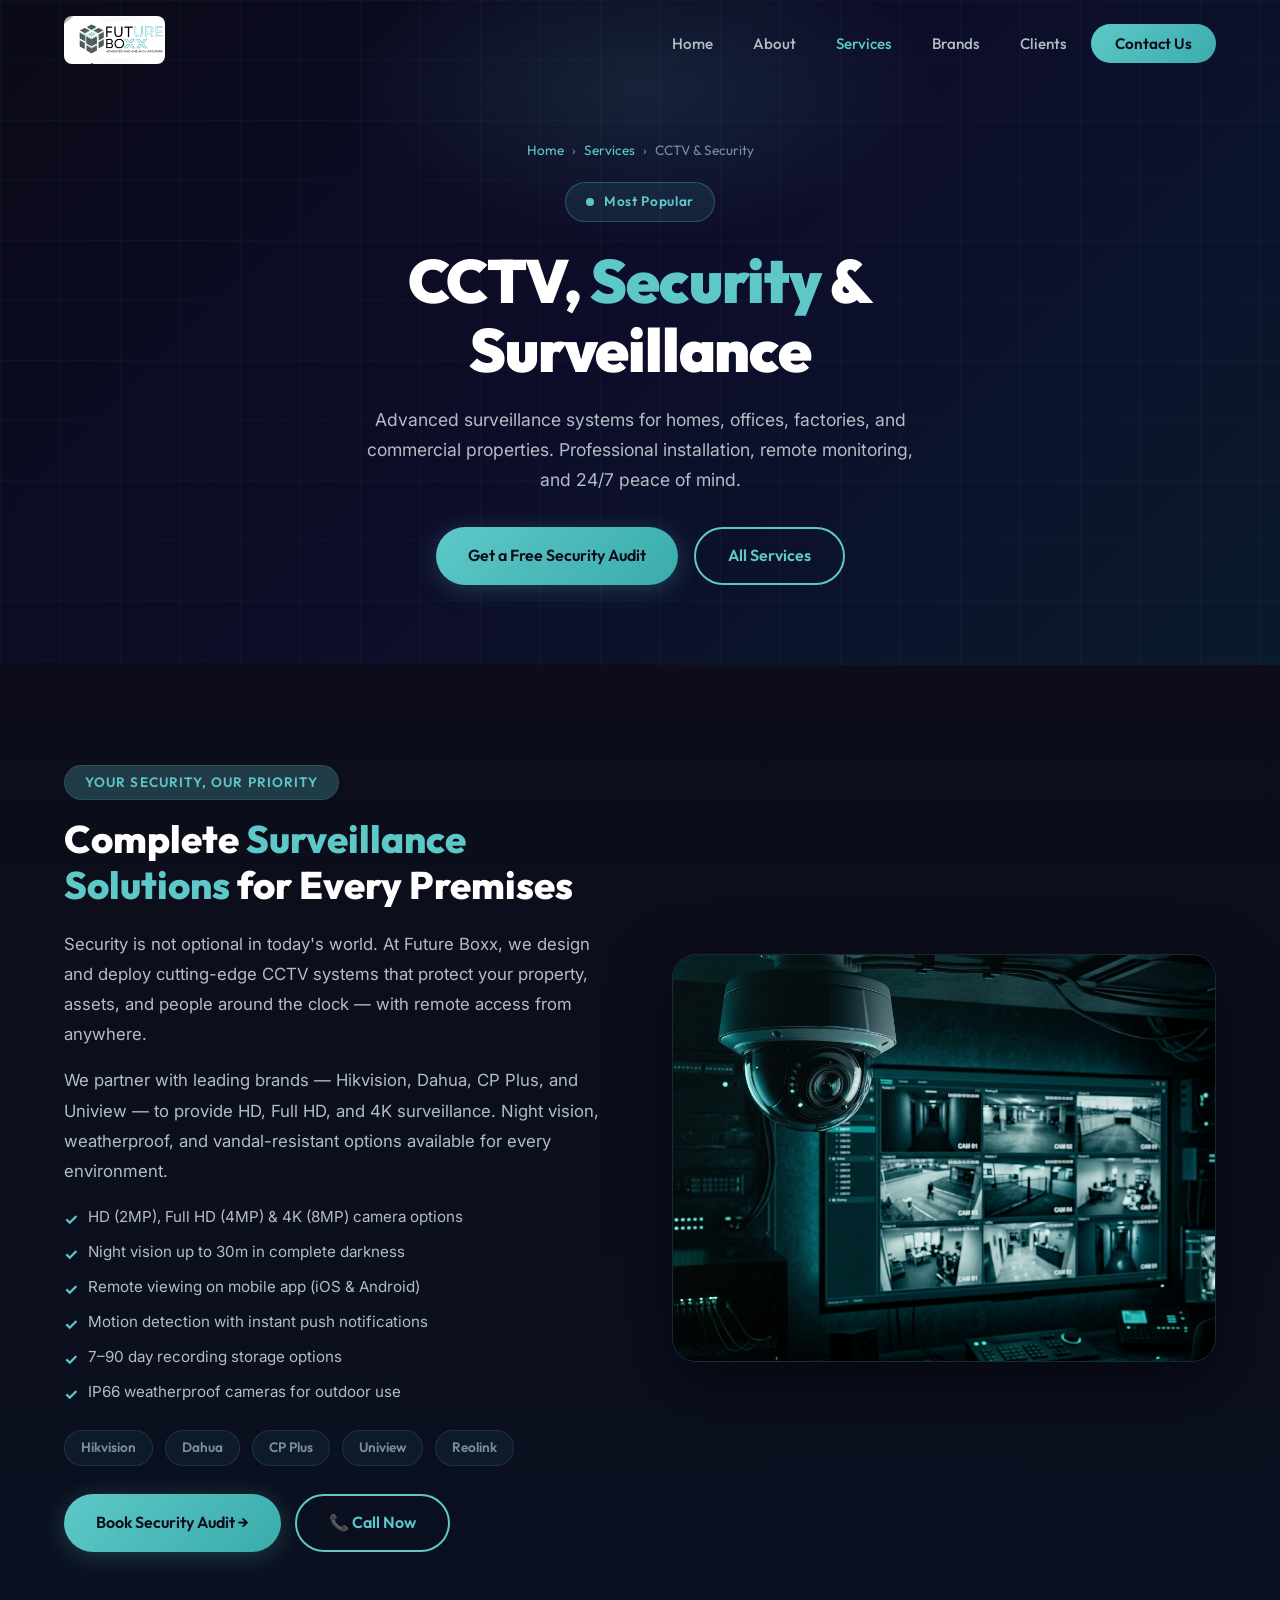
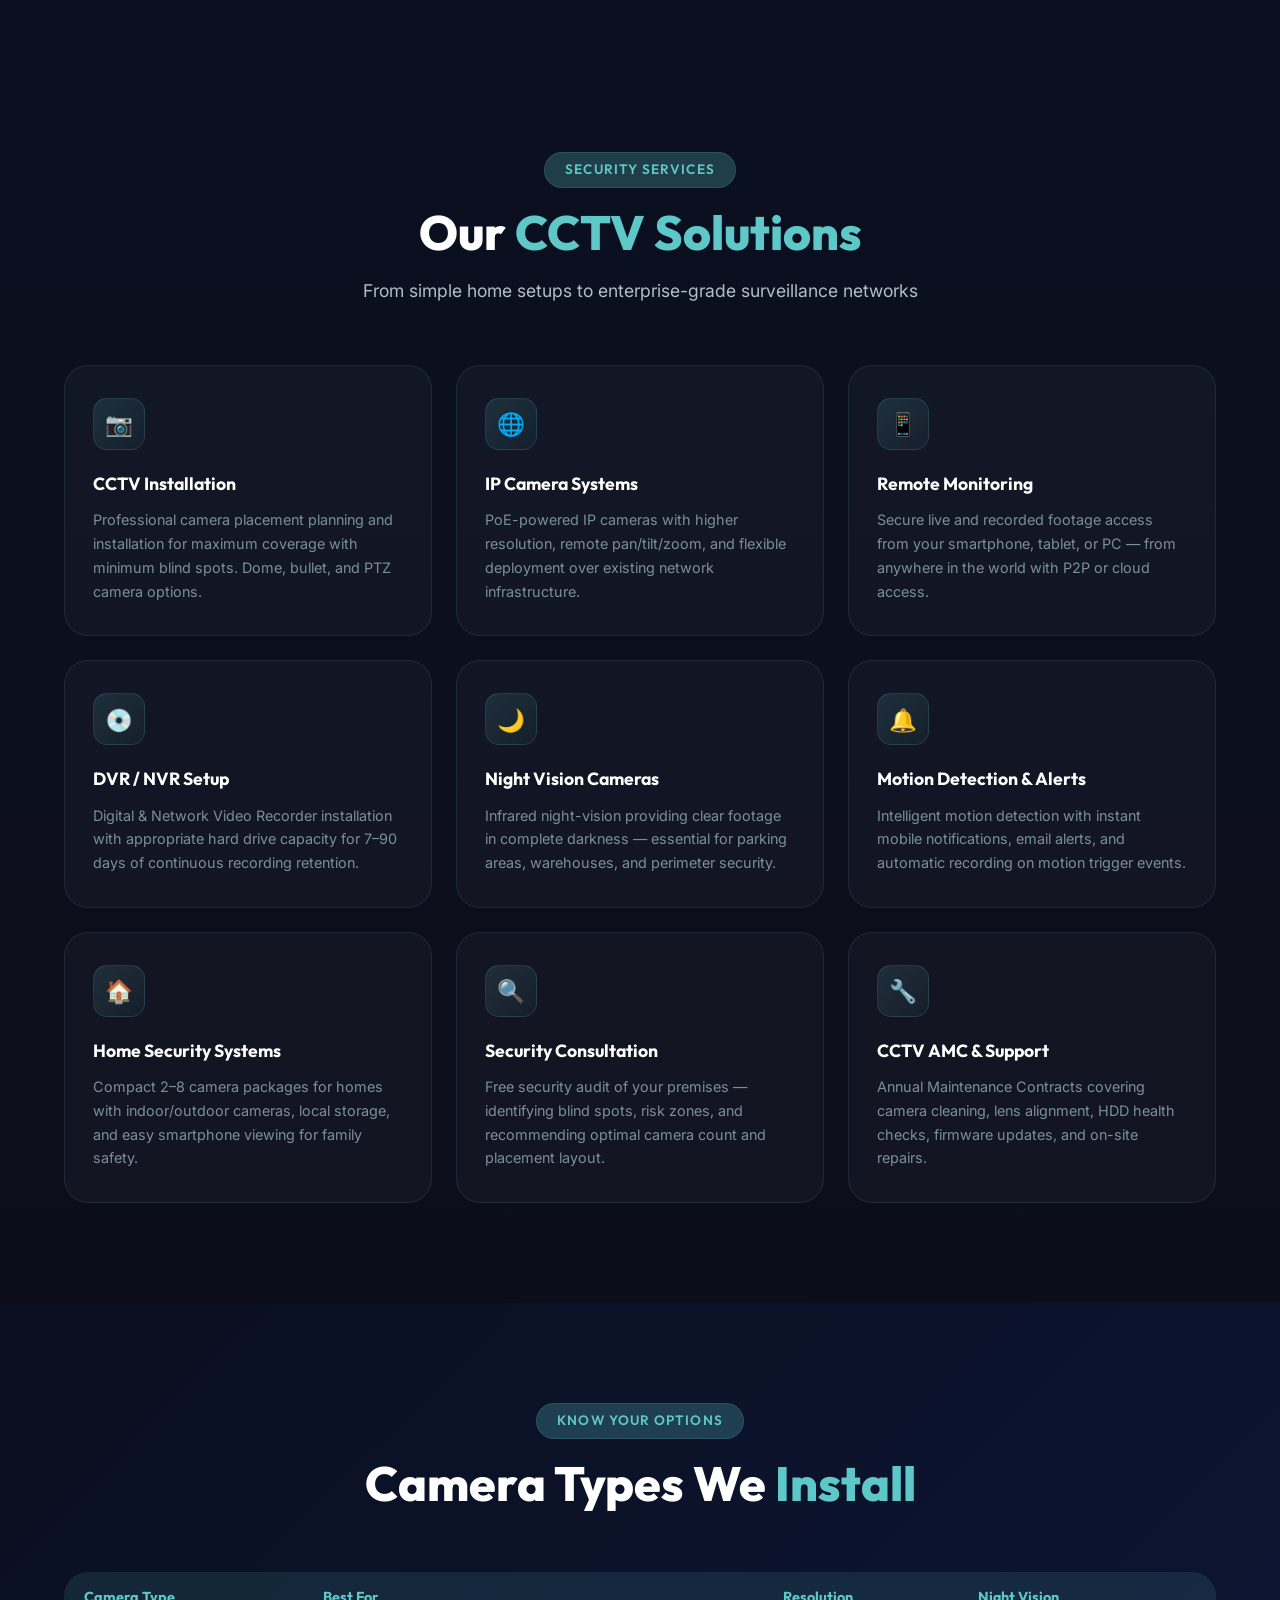
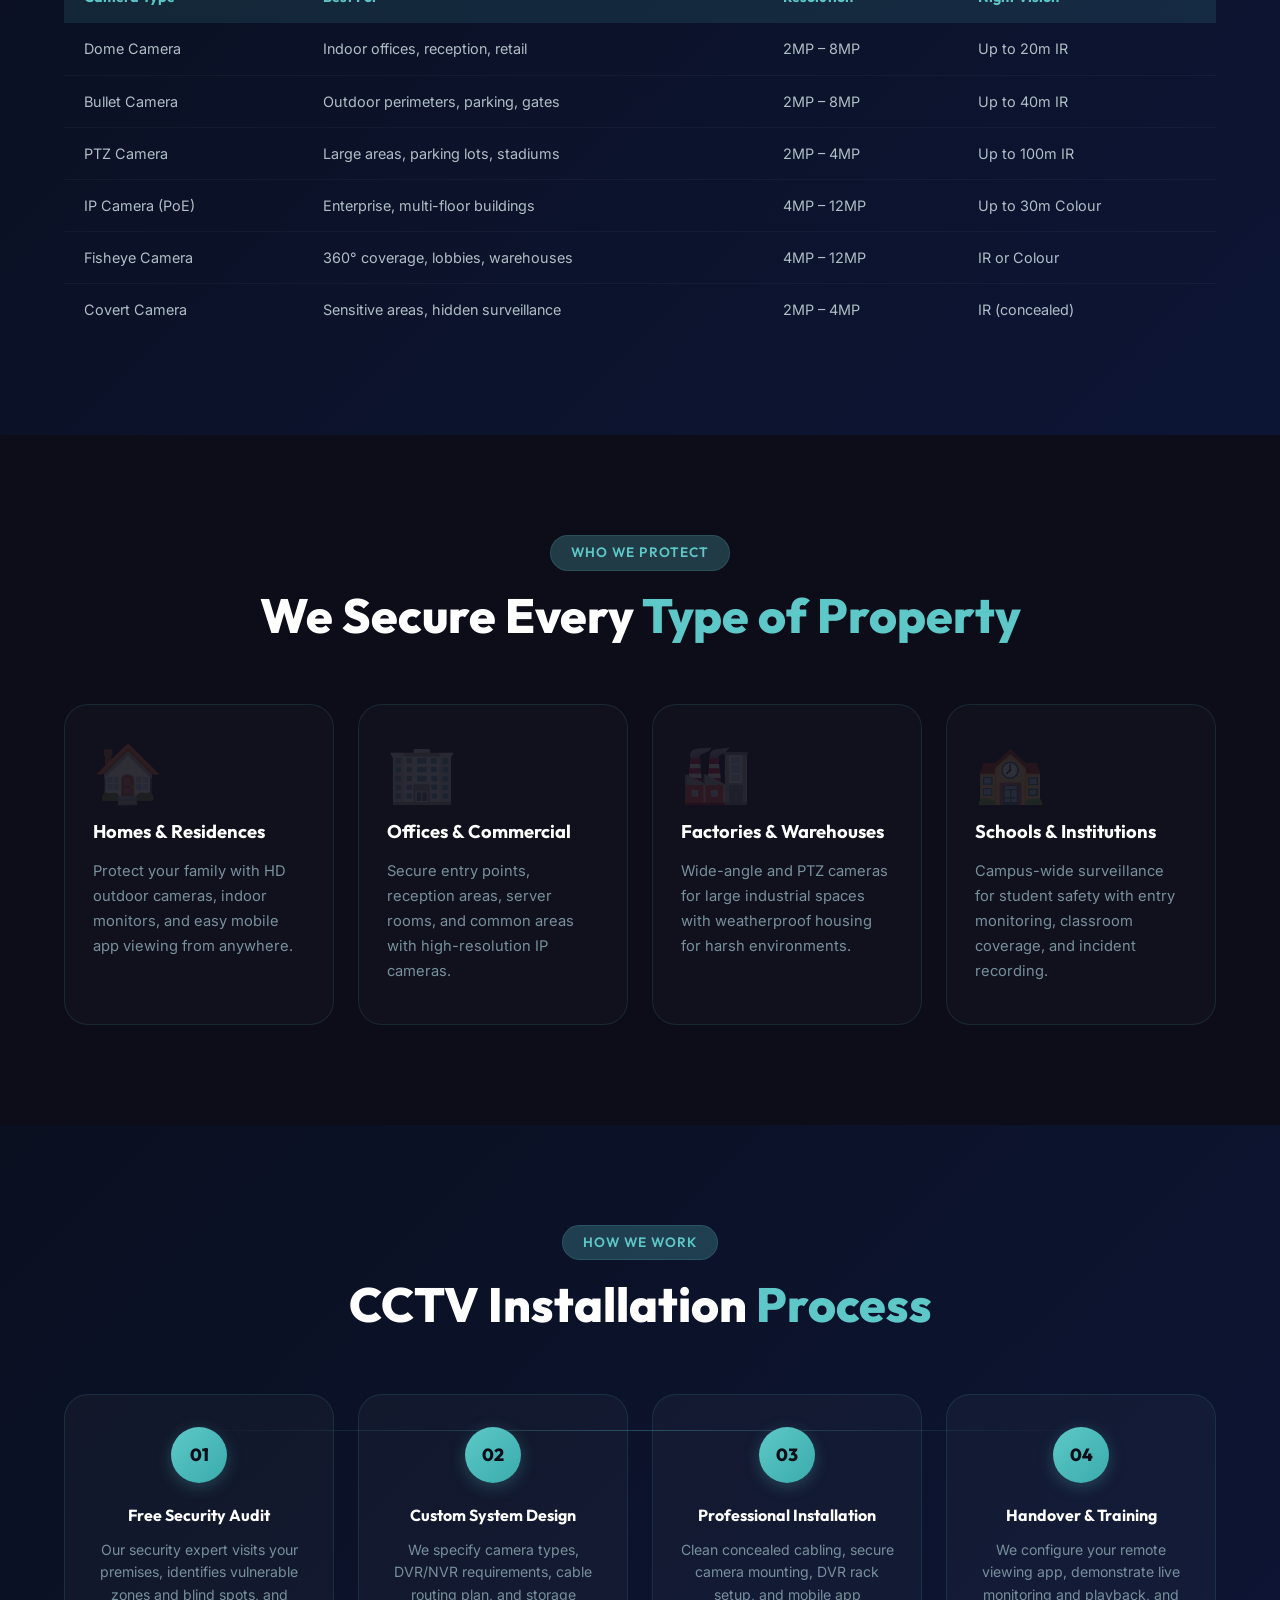
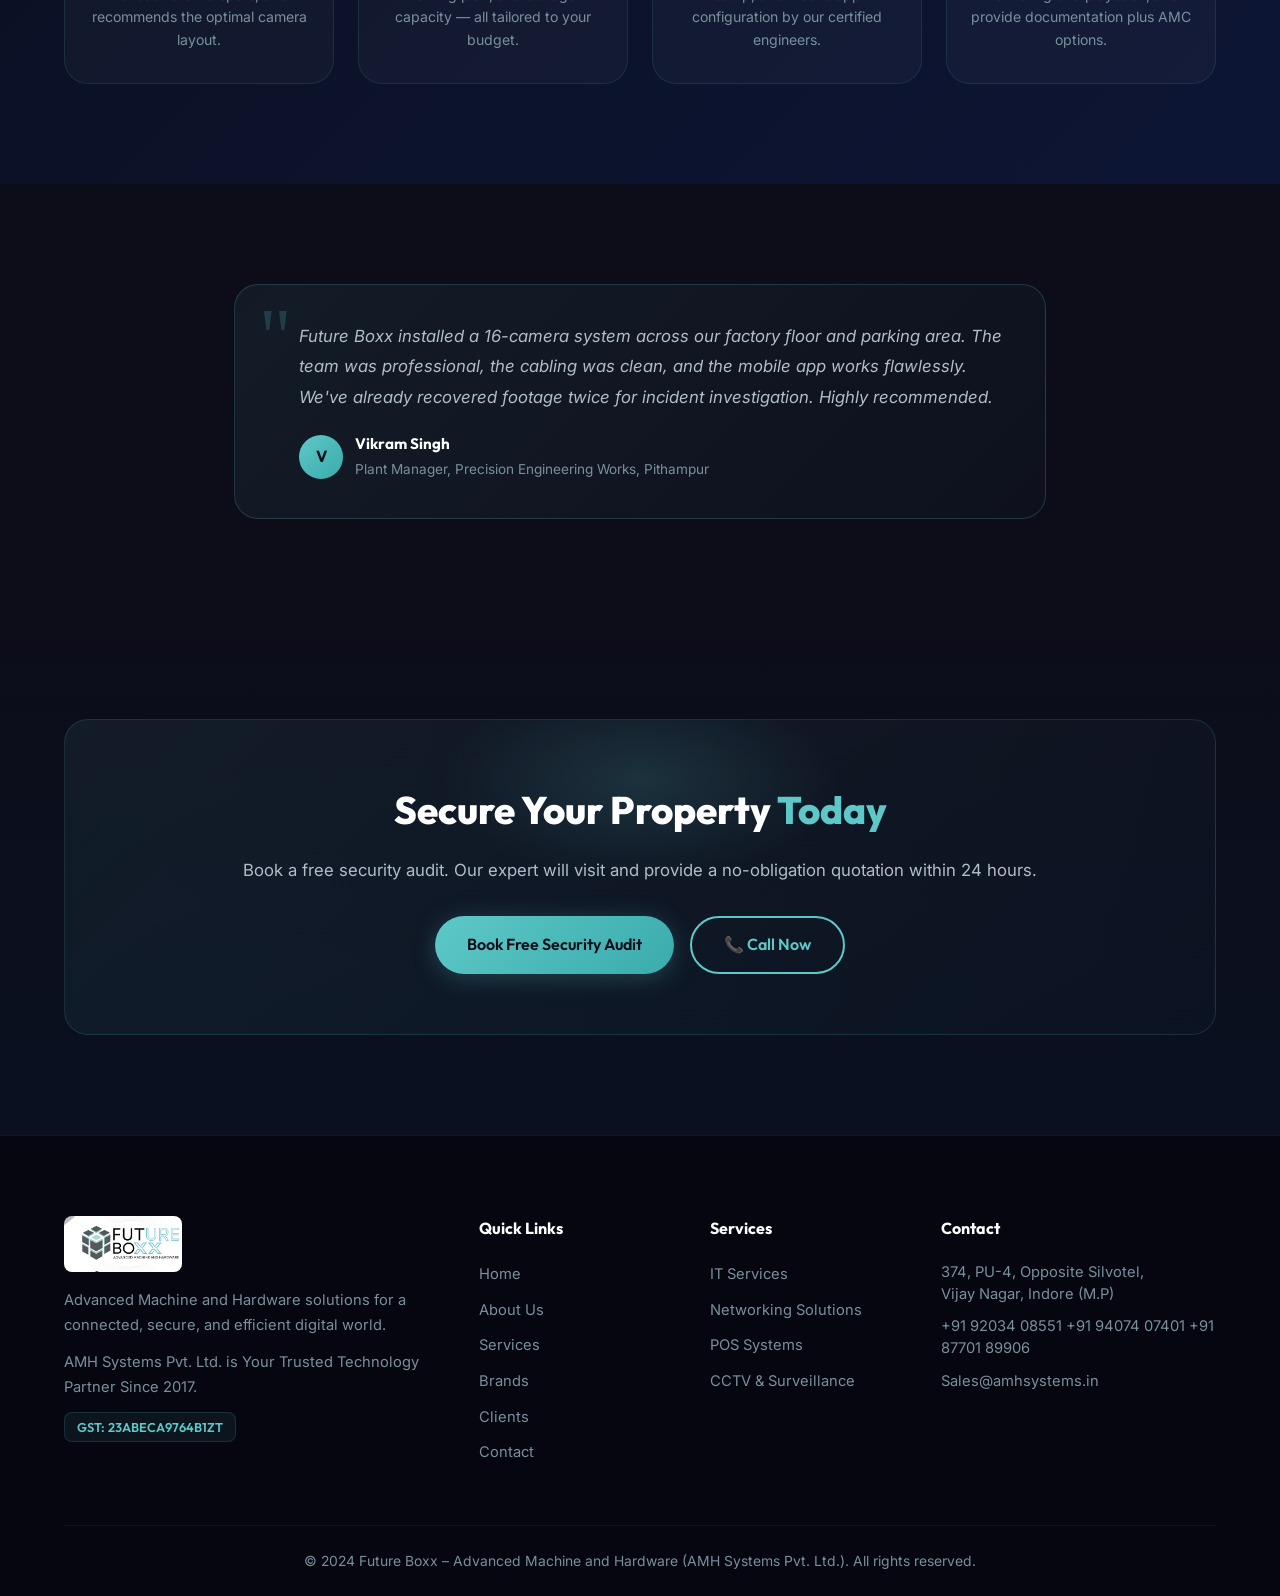
<file: cctv-security.html>
<!doctype html>
<html lang="en">
  <head>
    <meta charset="UTF-8" />
    <meta name="viewport" content="width=device-width, initial-scale=1.0" />
    <title>
      CCTV Security & Surveillance – Future Boxx | Camera Installation Indore
    </title>
    <meta
      name="description"
      content="Future Boxx provides CCTV, Security & Surveillance solutions in Indore: HD camera installation, IP cameras, remote monitoring, DVR/NVR setup, and security consultation."
    />
    <link rel="preconnect" href="https://fonts.googleapis.com" />
    <link rel="preconnect" href="https://fonts.gstatic.com" crossorigin />
    <link
      href="https://fonts.googleapis.com/css2?family=Outfit:wght@300;400;500;600;700;800;900&family=Inter:wght@300;400;500;600&display=swap"
      rel="stylesheet"
    />
    <link rel="stylesheet" href="style.css" />
  </head>
  <body>
    <nav class="navbar scrolled" id="navbar">
      <div class="nav-container">
        <a href="index.php" class="nav-logo"
          ><img
            src="assets/logo_final.png"
            alt="Future Boxx Logo"
            id="nav-logo-img"
        /></a>
        <ul class="nav-links" id="navLinks">
          <li><a href="index.php" class="nav-link">Home</a></li>
          <li><a href="about.php" class="nav-link">About</a></li>
          <li><a href="services.php" class="nav-link active">Services</a></li>
          <li><a href="index.php#brands" class="nav-link">Brands</a></li>
          <li><a href="index.php#clients" class="nav-link">Clients</a></li>
          <li>
            <a href="contact.php" class="nav-link nav-cta">Contact Us</a>
          </li>
        </ul>
        <button class="hamburger" id="hamburger" aria-label="Menu">
          <span></span><span></span><span></span>
        </button>
      </div>
    </nav>

    <section class="page-hero">
      <div class="page-hero-bg-grid"></div>
      <div class="page-hero-glow"></div>
      <div class="page-hero-content fade-in">
        <nav class="breadcrumb">
          <a href="index.php">Home</a><span>›</span
          ><a href="services.php">Services</a><span>›</span
          ><span>CCTV &amp; Security</span>
        </nav>
        <div
          class="hero-badge"
          style="display: inline-flex; margin: 0 auto 24px"
        >
          <span class="badge-dot"></span> Most Popular
        </div>
        <h1 class="page-hero-title">
          CCTV, <span class="text-teal">Security</span> &amp; Surveillance
        </h1>
        <p class="page-hero-subtitle">
          Advanced surveillance systems for homes, offices, factories, and
          commercial properties. Professional installation, remote monitoring,
          and 24/7 peace of mind.
        </p>
        <div class="page-hero-actions">
          <a href="contact.php" class="btn btn-primary"
            >Get a Free Security Audit</a
          >
          <a href="services.php" class="btn btn-outline">All Services</a>
        </div>
      </div>
    </section>

    <section class="section service-detail-section">
      <div class="container">
        <div class="service-intro-grid">
          <div class="service-intro-text fade-in">
            <span class="section-tag">Your Security, Our Priority</span>
            <h2>
              Complete <span class="text-teal">Surveillance Solutions</span> for
              Every Premises
            </h2>
            <p>
              Security is not optional in today's world. At Future Boxx, we
              design and deploy cutting-edge CCTV systems that protect your
              property, assets, and people around the clock — with remote access
              from anywhere.
            </p>
            <p>
              We partner with leading brands — Hikvision, Dahua, CP Plus, and
              Uniview — to provide HD, Full HD, and 4K surveillance. Night
              vision, weatherproof, and vandal-resistant options available for
              every environment.
            </p>
            <ul class="check-list">
              <li>HD (2MP), Full HD (4MP) &amp; 4K (8MP) camera options</li>
              <li>Night vision up to 30m in complete darkness</li>
              <li>Remote viewing on mobile app (iOS &amp; Android)</li>
              <li>Motion detection with instant push notifications</li>
              <li>7–90 day recording storage options</li>
              <li>IP66 weatherproof cameras for outdoor use</li>
            </ul>
            <div class="brands-logo-row">
              <span class="brand-chip">Hikvision</span>
              <span class="brand-chip">Dahua</span>
              <span class="brand-chip">CP Plus</span>
              <span class="brand-chip">Uniview</span>
              <span class="brand-chip">Reolink</span>
            </div>
            <div
              style="
                margin-top: 28px;
                display: flex;
                gap: 14px;
                flex-wrap: wrap;
              "
            >
              <a href="contact.php" class="btn btn-primary"
                >Book Security Audit →</a
              >
              <a href="tel:+919826068900" class="btn btn-outline"
                >📞 Call Now</a
              >
            </div>
          </div>
          <div class="service-img-card fade-in" style="aspect-ratio: 4/3">
            <img
              src="assets/cctv-security.png"
              alt="CCTV dome camera with security monitoring screens"
              loading="lazy"
            />
          </div>
        </div>
      </div>
    </section>

    <section class="section features-section">
      <div class="container">
        <div class="section-header fade-in">
          <span class="section-tag">Security Services</span>
          <h2 class="section-title">
            Our <span class="text-teal">CCTV Solutions</span>
          </h2>
          <p class="section-subtitle">
            From simple home setups to enterprise-grade surveillance networks
          </p>
        </div>
        <div class="features-grid fade-in">
          <div class="feature-card">
            <div class="feature-icon">📷</div>
            <h3>CCTV Installation</h3>
            <p>
              Professional camera placement planning and installation for
              maximum coverage with minimum blind spots. Dome, bullet, and PTZ
              camera options.
            </p>
          </div>
          <div class="feature-card">
            <div class="feature-icon">🌐</div>
            <h3>IP Camera Systems</h3>
            <p>
              PoE-powered IP cameras with higher resolution, remote
              pan/tilt/zoom, and flexible deployment over existing network
              infrastructure.
            </p>
          </div>
          <div class="feature-card">
            <div class="feature-icon">📱</div>
            <h3>Remote Monitoring</h3>
            <p>
              Secure live and recorded footage access from your smartphone,
              tablet, or PC — from anywhere in the world with P2P or cloud
              access.
            </p>
          </div>
          <div class="feature-card">
            <div class="feature-icon">💿</div>
            <h3>DVR / NVR Setup</h3>
            <p>
              Digital &amp; Network Video Recorder installation with appropriate
              hard drive capacity for 7–90 days of continuous recording
              retention.
            </p>
          </div>
          <div class="feature-card">
            <div class="feature-icon">🌙</div>
            <h3>Night Vision Cameras</h3>
            <p>
              Infrared night-vision providing clear footage in complete darkness
              — essential for parking areas, warehouses, and perimeter security.
            </p>
          </div>
          <div class="feature-card">
            <div class="feature-icon">🔔</div>
            <h3>Motion Detection &amp; Alerts</h3>
            <p>
              Intelligent motion detection with instant mobile notifications,
              email alerts, and automatic recording on motion trigger events.
            </p>
          </div>
          <div class="feature-card">
            <div class="feature-icon">🏠</div>
            <h3>Home Security Systems</h3>
            <p>
              Compact 2–8 camera packages for homes with indoor/outdoor cameras,
              local storage, and easy smartphone viewing for family safety.
            </p>
          </div>
          <div class="feature-card">
            <div class="feature-icon">🔍</div>
            <h3>Security Consultation</h3>
            <p>
              Free security audit of your premises — identifying blind spots,
              risk zones, and recommending optimal camera count and placement
              layout.
            </p>
          </div>
          <div class="feature-card">
            <div class="feature-icon">🔧</div>
            <h3>CCTV AMC &amp; Support</h3>
            <p>
              Annual Maintenance Contracts covering camera cleaning, lens
              alignment, HDD health checks, firmware updates, and on-site
              repairs.
            </p>
          </div>
        </div>
      </div>
    </section>

    <!-- CAMERA TYPES -->
    <section
      class="section"
      style="background: linear-gradient(135deg, #0a1020, #0d1535)"
    >
      <div class="container">
        <div class="section-header fade-in">
          <span class="section-tag">Know Your Options</span>
          <h2 class="section-title">
            Camera Types We <span class="text-teal">Install</span>
          </h2>
        </div>
        <div class="fade-in">
          <table class="info-table">
            <thead>
              <tr>
                <th>Camera Type</th>
                <th>Best For</th>
                <th>Resolution</th>
                <th>Night Vision</th>
              </tr>
            </thead>
            <tbody>
              <tr>
                <td>Dome Camera</td>
                <td>Indoor offices, reception, retail</td>
                <td>2MP – 8MP</td>
                <td>Up to 20m IR</td>
              </tr>
              <tr>
                <td>Bullet Camera</td>
                <td>Outdoor perimeters, parking, gates</td>
                <td>2MP – 8MP</td>
                <td>Up to 40m IR</td>
              </tr>
              <tr>
                <td>PTZ Camera</td>
                <td>Large areas, parking lots, stadiums</td>
                <td>2MP – 4MP</td>
                <td>Up to 100m IR</td>
              </tr>
              <tr>
                <td>IP Camera (PoE)</td>
                <td>Enterprise, multi-floor buildings</td>
                <td>4MP – 12MP</td>
                <td>Up to 30m Colour</td>
              </tr>
              <tr>
                <td>Fisheye Camera</td>
                <td>360° coverage, lobbies, warehouses</td>
                <td>4MP – 12MP</td>
                <td>IR or Colour</td>
              </tr>
              <tr>
                <td>Covert Camera</td>
                <td>Sensitive areas, hidden surveillance</td>
                <td>2MP – 4MP</td>
                <td>IR (concealed)</td>
              </tr>
            </tbody>
          </table>
        </div>
      </div>
    </section>

    <!-- WHO WE PROTECT -->
    <section class="section" style="background: var(--dark)">
      <div class="container">
        <div class="section-header fade-in">
          <span class="section-tag">Who We Protect</span>
          <h2 class="section-title">
            We Secure Every <span class="text-teal">Type of Property</span>
          </h2>
        </div>
        <div class="whyus-grid fade-in">
          <div class="why-card">
            <div class="why-number">🏠</div>
            <h3>Homes &amp; Residences</h3>
            <p>
              Protect your family with HD outdoor cameras, indoor monitors, and
              easy mobile app viewing from anywhere.
            </p>
          </div>
          <div class="why-card">
            <div class="why-number">🏢</div>
            <h3>Offices &amp; Commercial</h3>
            <p>
              Secure entry points, reception areas, server rooms, and common
              areas with high-resolution IP cameras.
            </p>
          </div>
          <div class="why-card">
            <div class="why-number">🏭</div>
            <h3>Factories &amp; Warehouses</h3>
            <p>
              Wide-angle and PTZ cameras for large industrial spaces with
              weatherproof housing for harsh environments.
            </p>
          </div>
          <div class="why-card">
            <div class="why-number">🏫</div>
            <h3>Schools &amp; Institutions</h3>
            <p>
              Campus-wide surveillance for student safety with entry monitoring,
              classroom coverage, and incident recording.
            </p>
          </div>
        </div>
      </div>
    </section>

    <section class="section process-section">
      <div class="container">
        <div class="section-header fade-in">
          <span class="section-tag">How We Work</span>
          <h2 class="section-title">
            CCTV Installation <span class="text-teal">Process</span>
          </h2>
        </div>
        <div class="process-steps fade-in">
          <div class="step-card">
            <div class="step-num">01</div>
            <h4>Free Security Audit</h4>
            <p>
              Our security expert visits your premises, identifies vulnerable
              zones and blind spots, and recommends the optimal camera layout.
            </p>
          </div>
          <div class="step-card">
            <div class="step-num">02</div>
            <h4>Custom System Design</h4>
            <p>
              We specify camera types, DVR/NVR requirements, cable routing plan,
              and storage capacity — all tailored to your budget.
            </p>
          </div>
          <div class="step-card">
            <div class="step-num">03</div>
            <h4>Professional Installation</h4>
            <p>
              Clean concealed cabling, secure camera mounting, DVR rack setup,
              and mobile app configuration by our certified engineers.
            </p>
          </div>
          <div class="step-card">
            <div class="step-num">04</div>
            <h4>Handover &amp; Training</h4>
            <p>
              We configure your remote viewing app, demonstrate live monitoring
              and playback, and provide documentation plus AMC options.
            </p>
          </div>
        </div>
      </div>
    </section>

    <section class="section" style="background: var(--dark)">
      <div class="container" style="max-width: 860px">
        <div class="quote-card fade-in">
          <div class="quote-mark">"</div>
          <p class="quote-text">
            Future Boxx installed a 16-camera system across our factory floor
            and parking area. The team was professional, the cabling was clean,
            and the mobile app works flawlessly. We've already recovered footage
            twice for incident investigation. Highly recommended.
          </p>
          <div class="quote-author">
            <div class="quote-avatar">V</div>
            <div class="quote-info">
              <strong>Vikram Singh</strong
              ><span
                >Plant Manager, Precision Engineering Works, Pithampur</span
              >
            </div>
          </div>
        </div>
      </div>
    </section>

    <section
      class="section"
      style="background: linear-gradient(180deg, var(--dark), #0a1020)"
    >
      <div class="container">
        <div class="cta-banner fade-in">
          <h2>Secure Your Property <span class="text-teal">Today</span></h2>
          <p>
            Book a free security audit. Our expert will visit and provide a
            no-obligation quotation within 24 hours.
          </p>
          <div class="cta-actions">
            <a href="contact.php" class="btn btn-primary"
              >Book Free Security Audit</a
            >
            <a href="tel:+919826068900" class="btn btn-outline">📞 Call Now</a>
          </div>
        </div>
      </div>
    </section>

    <!-- ===== FOOTER ===== -->
    <footer class="footer">
      <div class="container">
        <div class="footer-grid">
          <div class="footer-brand">
            <img
              src="assets/logo_final.png"
              alt="Future Boxx"
              class="footer-logo"
            />
            <p>
              Advanced Machine and Hardware solutions for a connected, secure,
              and efficient digital world.
            </p>
            <p>
              AMH Systems Pvt. Ltd. is Your Trusted Technology Partner Since
              2017.
            </p>
            <div class="footer-gst">GST: 23ABECA9764B1ZT</div>
          </div>
          <div class="footer-links">
            <h4>Quick Links</h4>
            <ul>
              <li><a href="#home">Home</a></li>
              <li><a href="about.php">About Us</a></li>
              <li><a href="services.php">Services</a></li>
              <li><a href="#brands">Brands</a></li>
              <li><a href="#clients">Clients</a></li>
              <li><a href="contact.php">Contact</a></li>
            </ul>
          </div>
          <div class="footer-products">
            <h4>Services</h4>
            <ul>
              <li><a href="it-services.php">IT Services</a></li>
              <li><a href="networking.html">Networking Solutions</a></li>
              <li><a href="pos-systems.html">POS Systems</a></li>
              <li><a href="cctv-security.html">CCTV &amp; Surveillance</a></li>
            </ul>
          </div>
          <div class="footer-contact">
            <h4>Contact</h4>
            <p>
              374, PU-4, Opposite Silvotel, <br />
              Vijay Nagar, Indore (M.P)
            </p>
            <p>
              <a href="tel:+919203408551">+91 92034 08551</a>
              <a href="tel:+919407407401">+91 94074 07401</a>
              <a href="tel:+918770189906">+91 87701 89906</a>
            </p>
            <p><a href="mailto:Sales@amhsystems.in">Sales@amhsystems.in</a></p>
          </div>
        </div>
        <div class="footer-bottom">
          <p>
            &copy; 2024 Future Boxx – Advanced Machine and Hardware (AMH Systems
            Pvt. Ltd.). All rights reserved.
          </p>
        </div>
      </div>
    </footer>
    <button
      class="scroll-top"
      id="scrollTopBtn"
      aria-label="Scroll to top"
      onclick="window.scrollTo({ top: 0, behavior: 'smooth' })"
    >
      ↑
    </button>
    <script src="main.js"></script>
  </body>
</html>
</file>
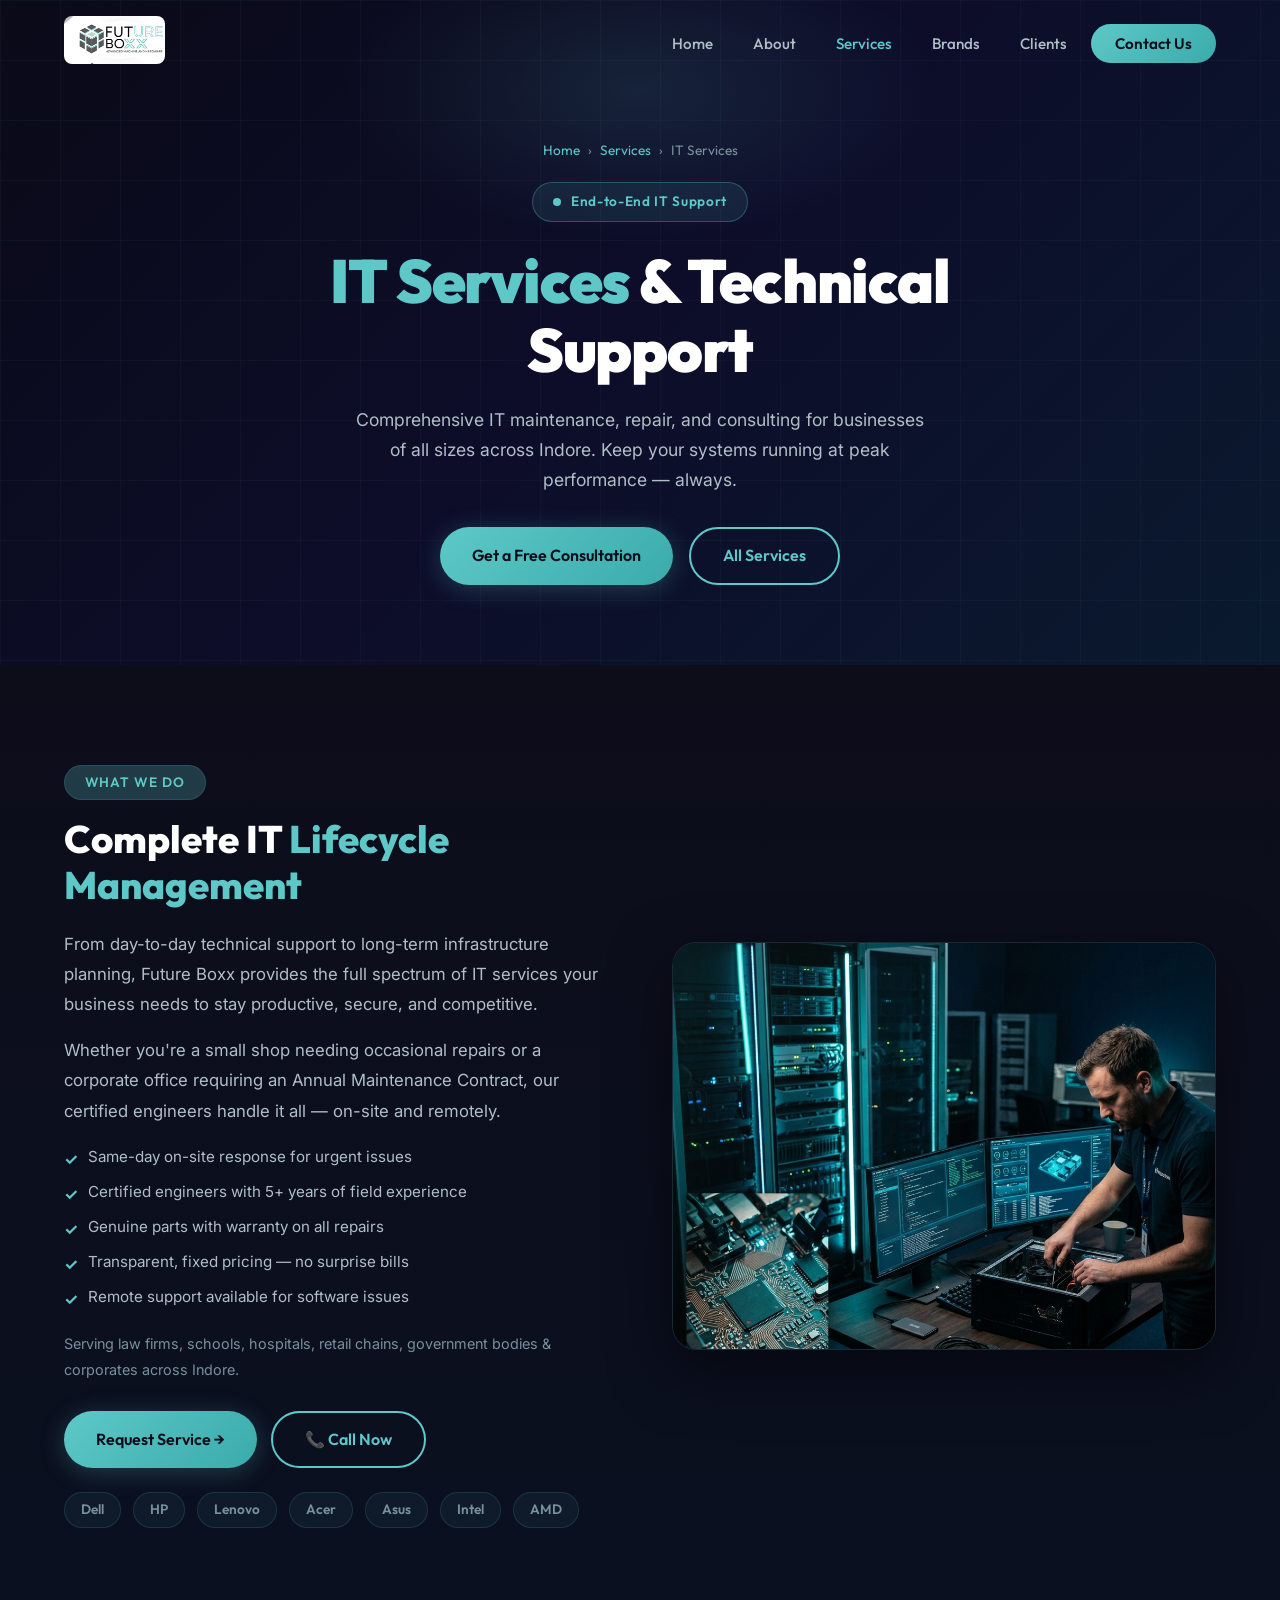
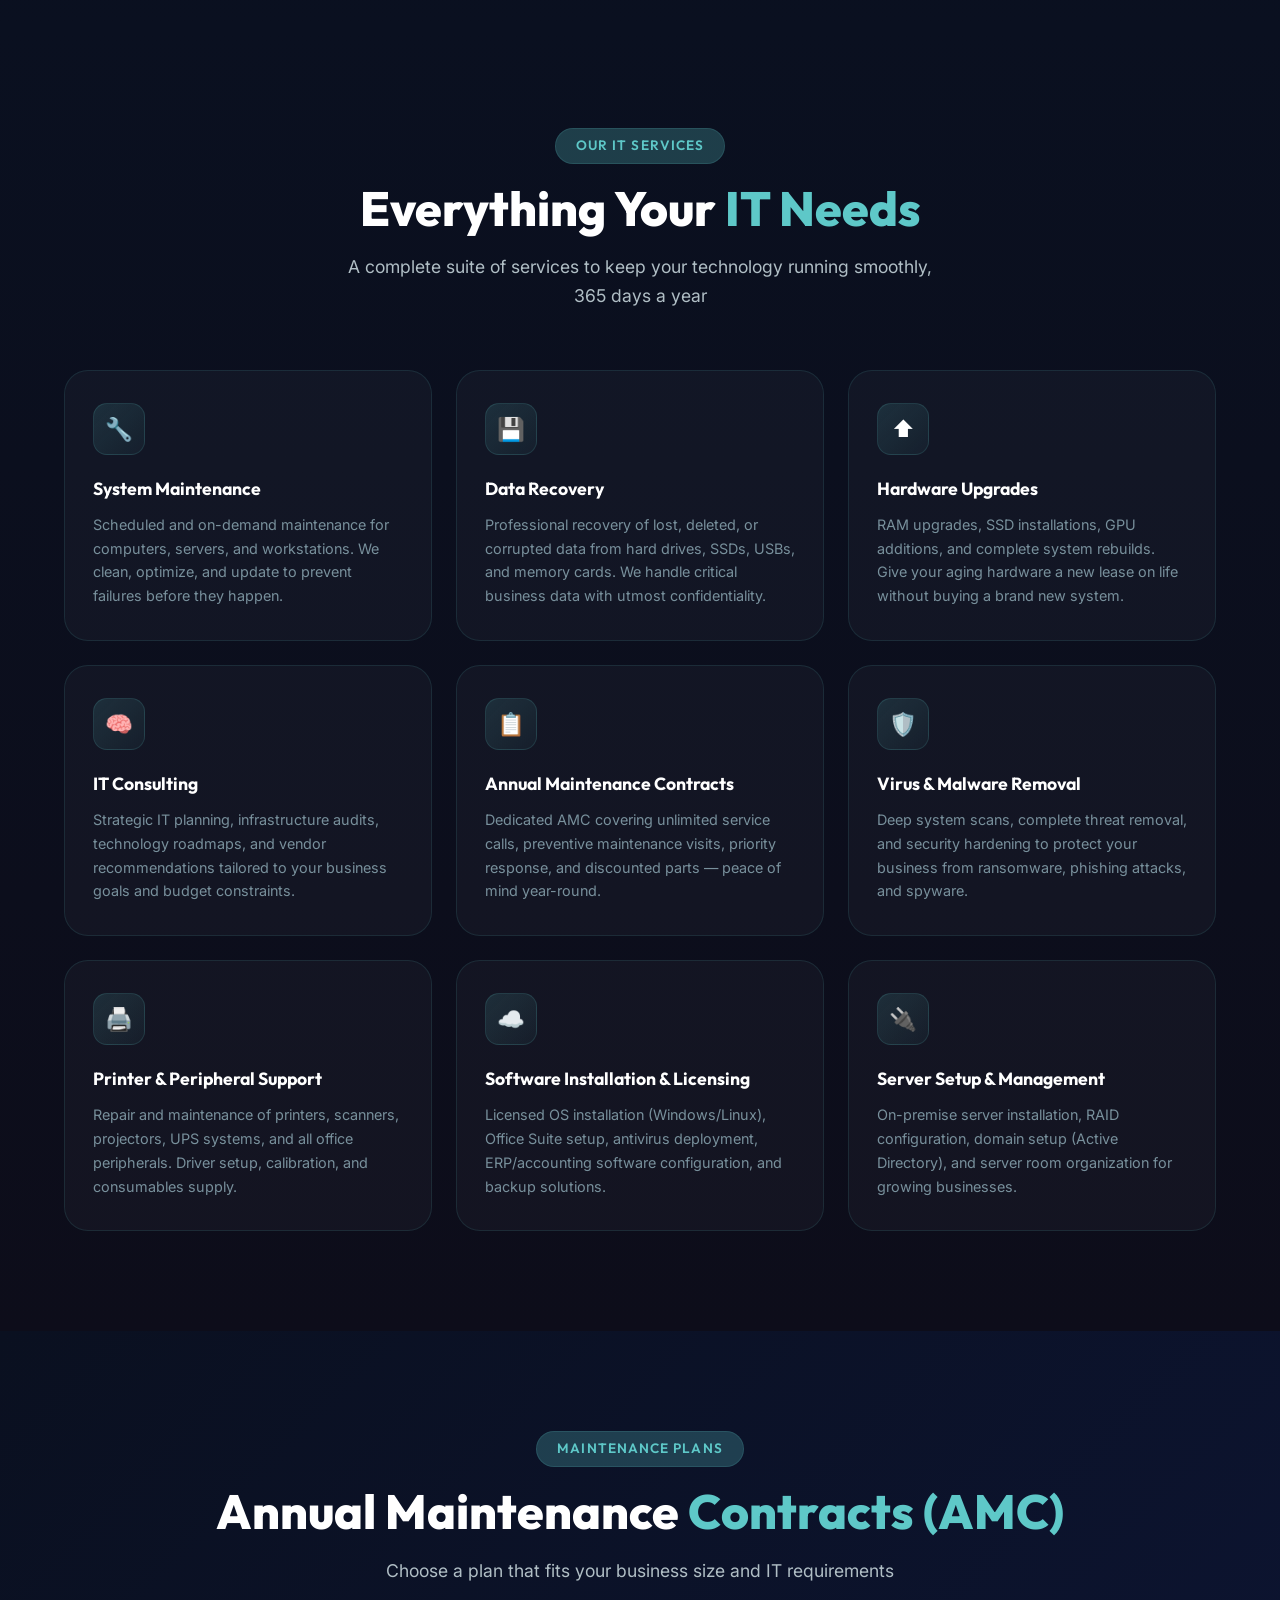
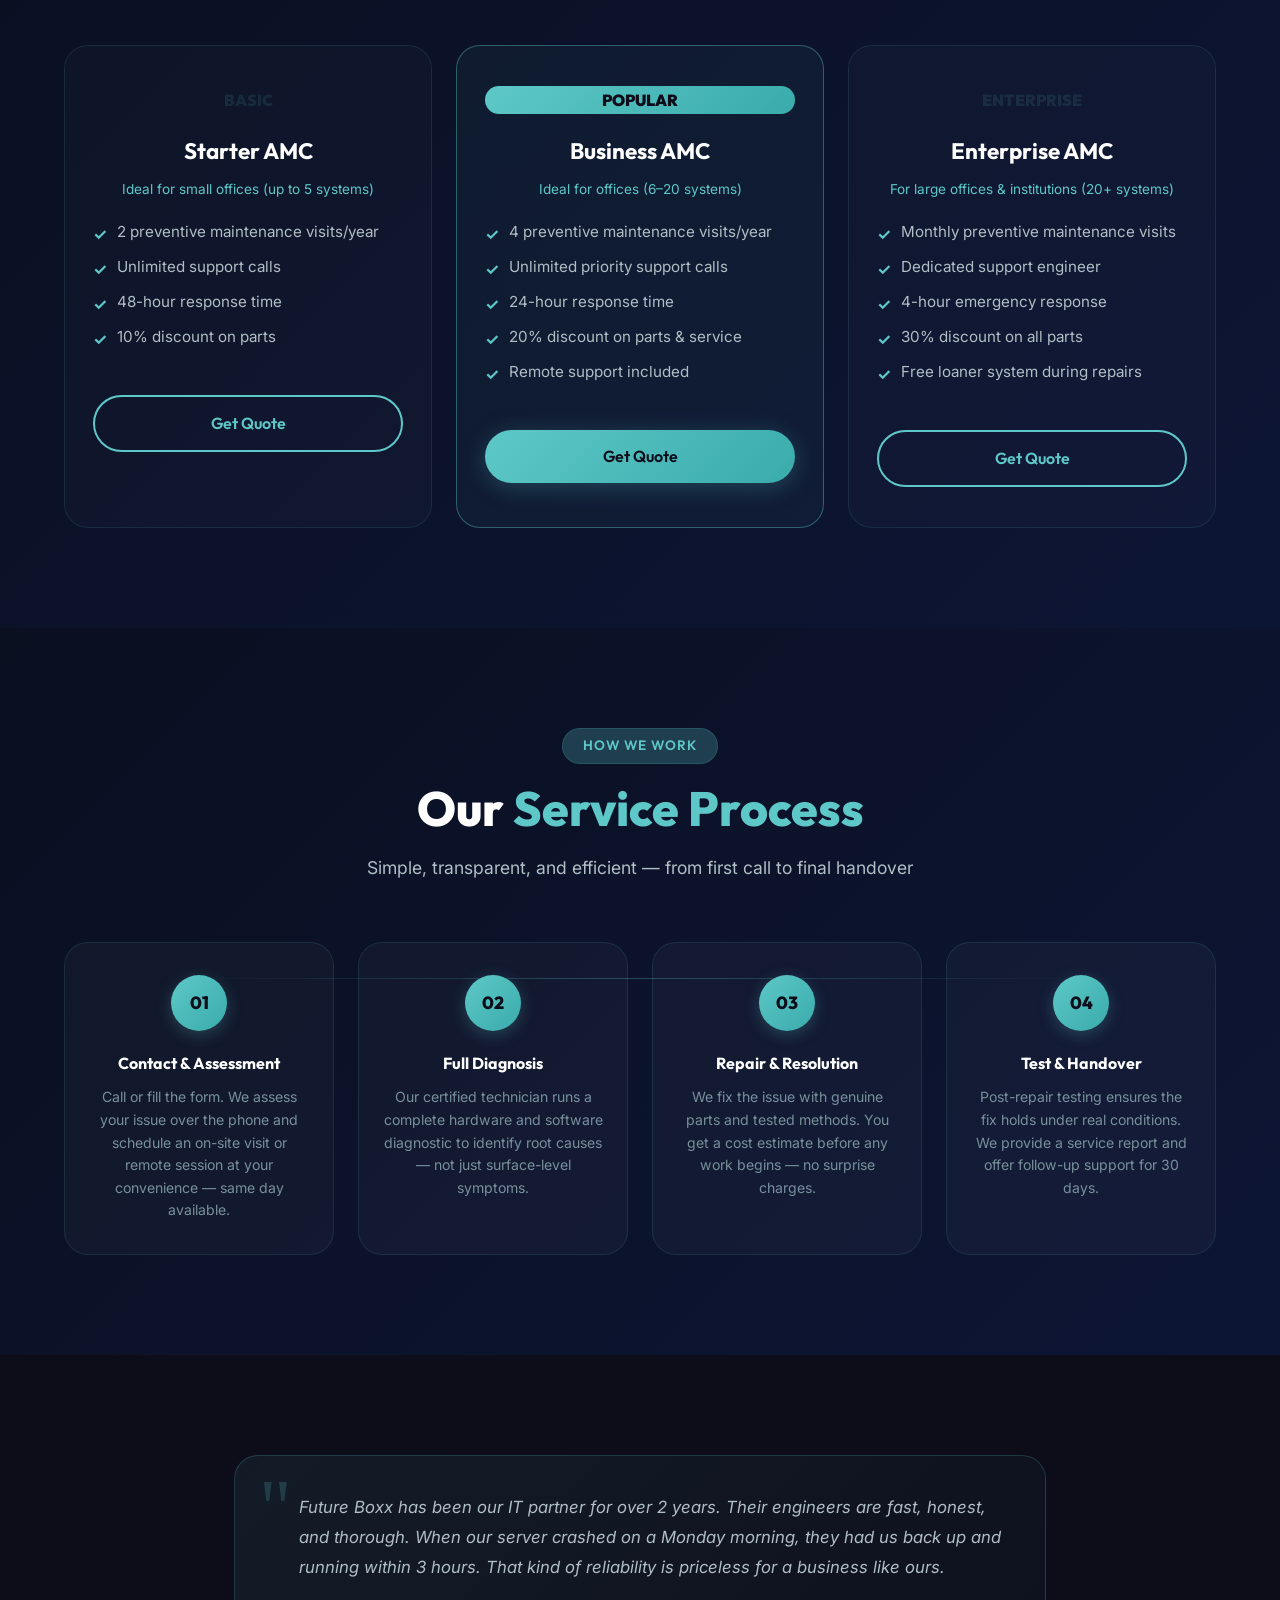
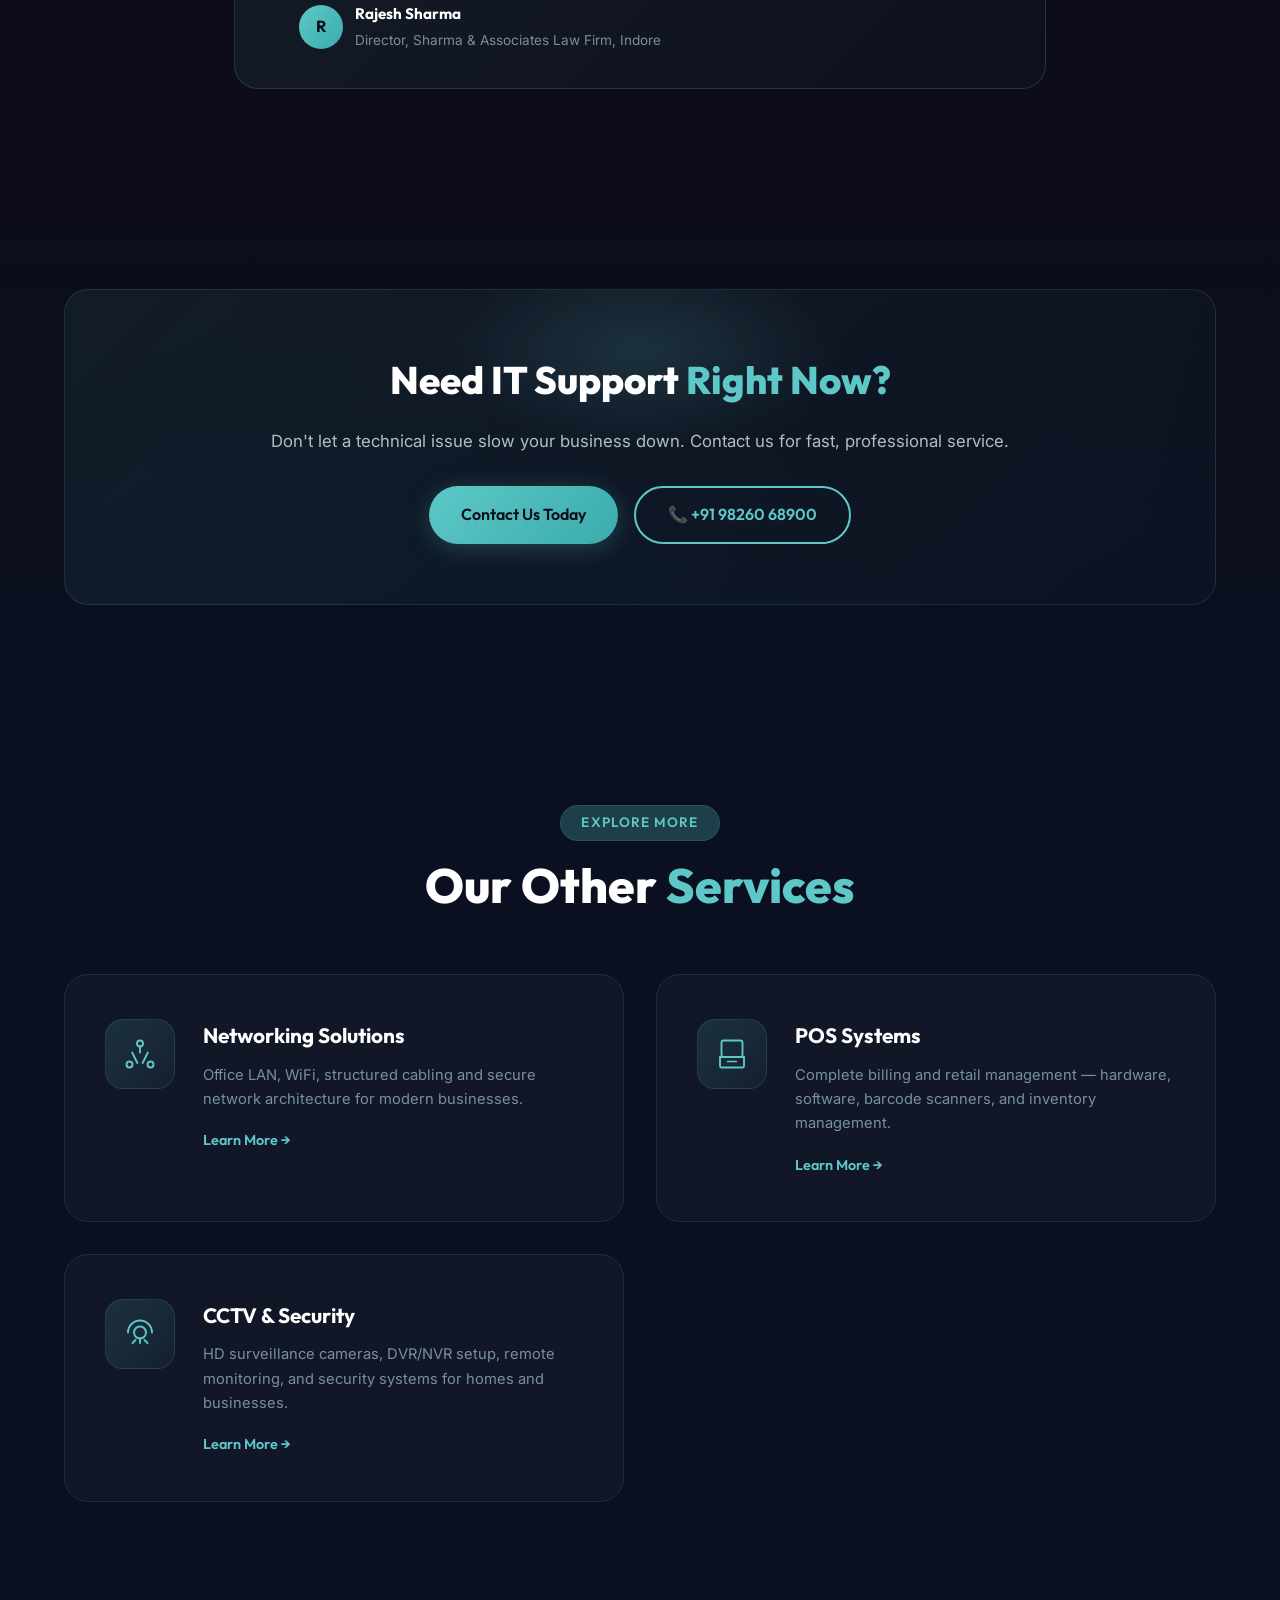
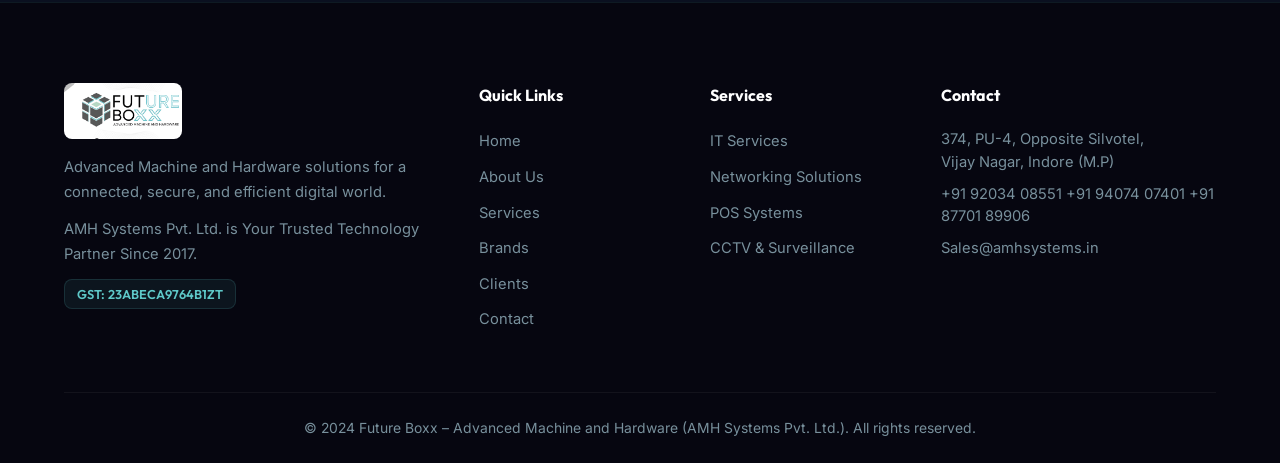
<file: it-services.html>
<!doctype html>
<html lang="en">
  <head>
    <meta charset="UTF-8" />
    <meta name="viewport" content="width=device-width, initial-scale=1.0" />
    <title>
      IT Services – Future Boxx | System Maintenance & Support Indore
    </title>
    <meta
      name="description"
      content="Future Boxx provides professional IT Services in Indore including system maintenance, data recovery, hardware upgrades, IT consulting, and Annual Maintenance Contracts."
    />
    <link rel="preconnect" href="https://fonts.googleapis.com" />
    <link rel="preconnect" href="https://fonts.gstatic.com" crossorigin />
    <link
      href="https://fonts.googleapis.com/css2?family=Outfit:wght@300;400;500;600;700;800;900&family=Inter:wght@300;400;500;600&display=swap"
      rel="stylesheet"
    />
    <link rel="stylesheet" href="style.css" />
  </head>
  <body>
    <nav class="navbar scrolled" id="navbar">
      <div class="nav-container">
        <a href="index.php" class="nav-logo">
          <img
            src="assets/logo_final.png"
            alt="Future Boxx Logo"
            id="nav-logo-img"
          />
        </a>
        <ul class="nav-links" id="navLinks">
          <li><a href="index.php" class="nav-link">Home</a></li>
          <li><a href="about.php" class="nav-link">About</a></li>
          <li><a href="services.php" class="nav-link active">Services</a></li>
          <li><a href="index.php#brands" class="nav-link">Brands</a></li>
          <li><a href="index.php#clients" class="nav-link">Clients</a></li>
          <li>
            <a href="contact.php" class="nav-link nav-cta">Contact Us</a>
          </li>
        </ul>
        <button class="hamburger" id="hamburger" aria-label="Menu">
          <span></span><span></span><span></span>
        </button>
      </div>
    </nav>

    <!-- HERO -->
    <section class="page-hero">
      <div class="page-hero-bg-grid"></div>
      <div class="page-hero-glow"></div>
      <div class="page-hero-content fade-in">
        <nav class="breadcrumb">
          <a href="index.php">Home</a><span>›</span
          ><a href="services.php">Services</a><span>›</span
          ><span>IT Services</span>
        </nav>
        <div
          class="hero-badge"
          style="display: inline-flex; margin: 0 auto 24px"
        >
          <span class="badge-dot"></span> End-to-End IT Support
        </div>
        <h1 class="page-hero-title">
          <span class="text-teal">IT Services</span> &amp; Technical Support
        </h1>
        <p class="page-hero-subtitle">
          Comprehensive IT maintenance, repair, and consulting for businesses of
          all sizes across Indore. Keep your systems running at peak performance
          — always.
        </p>
        <div class="page-hero-actions">
          <a href="contact.php" class="btn btn-primary"
            >Get a Free Consultation</a
          >
          <a href="services.php" class="btn btn-outline">All Services</a>
        </div>
      </div>
    </section>

    <!-- INTRO + IMAGE -->
    <section class="section service-detail-section">
      <div class="container">
        <div class="service-intro-grid">
          <div class="service-intro-text fade-in">
            <span class="section-tag">What We Do</span>
            <h2>
              Complete IT <span class="text-teal">Lifecycle Management</span>
            </h2>
            <p>
              From day-to-day technical support to long-term infrastructure
              planning, Future Boxx provides the full spectrum of IT services
              your business needs to stay productive, secure, and competitive.
            </p>
            <p>
              Whether you're a small shop needing occasional repairs or a
              corporate office requiring an Annual Maintenance Contract, our
              certified engineers handle it all — on-site and remotely.
            </p>
            <ul class="check-list">
              <li>Same-day on-site response for urgent issues</li>
              <li>Certified engineers with 5+ years of field experience</li>
              <li>Genuine parts with warranty on all repairs</li>
              <li>Transparent, fixed pricing — no surprise bills</li>
              <li>Remote support available for software issues</li>
            </ul>
            <p
              style="
                color: var(--text-muted);
                font-size: 0.9rem;
                margin-top: 8px;
              "
            >
              Serving law firms, schools, hospitals, retail chains, government
              bodies &amp; corporates across Indore.
            </p>
            <div
              style="
                margin-top: 28px;
                display: flex;
                gap: 14px;
                flex-wrap: wrap;
              "
            >
              <a href="contact.php" class="btn btn-primary"
                >Request Service →</a
              >
              <a href="tel:+919826068900" class="btn btn-outline"
                >📞 Call Now</a
              >
            </div>
            <div class="brands-logo-row">
              <span class="brand-chip">Dell</span>
              <span class="brand-chip">HP</span>
              <span class="brand-chip">Lenovo</span>
              <span class="brand-chip">Acer</span>
              <span class="brand-chip">Asus</span>
              <span class="brand-chip">Intel</span>
              <span class="brand-chip">AMD</span>
            </div>
          </div>
          <div class="service-img-card fade-in" style="aspect-ratio: 4/3">
            <img
              src="assets/it-services.png"
              alt="IT Services - Future Boxx technician working on server and computer"
              loading="lazy"
            />
          </div>
        </div>
      </div>
    </section>

    <!-- FEATURES -->
    <section class="section features-section">
      <div class="container">
        <div class="section-header fade-in">
          <span class="section-tag">Our IT Services</span>
          <h2 class="section-title">
            Everything Your <span class="text-teal">IT Needs</span>
          </h2>
          <p class="section-subtitle">
            A complete suite of services to keep your technology running
            smoothly, 365 days a year
          </p>
        </div>
        <div class="features-grid fade-in">
          <div class="feature-card">
            <div class="feature-icon">🔧</div>
            <h3>System Maintenance</h3>
            <p>
              Scheduled and on-demand maintenance for computers, servers, and
              workstations. We clean, optimize, and update to prevent failures
              before they happen.
            </p>
          </div>
          <div class="feature-card">
            <div class="feature-icon">💾</div>
            <h3>Data Recovery</h3>
            <p>
              Professional recovery of lost, deleted, or corrupted data from
              hard drives, SSDs, USBs, and memory cards. We handle critical
              business data with utmost confidentiality.
            </p>
          </div>
          <div class="feature-card">
            <div class="feature-icon">⬆️</div>
            <h3>Hardware Upgrades</h3>
            <p>
              RAM upgrades, SSD installations, GPU additions, and complete
              system rebuilds. Give your aging hardware a new lease on life
              without buying a brand new system.
            </p>
          </div>
          <div class="feature-card">
            <div class="feature-icon">🧠</div>
            <h3>IT Consulting</h3>
            <p>
              Strategic IT planning, infrastructure audits, technology roadmaps,
              and vendor recommendations tailored to your business goals and
              budget constraints.
            </p>
          </div>
          <div class="feature-card">
            <div class="feature-icon">📋</div>
            <h3>Annual Maintenance Contracts</h3>
            <p>
              Dedicated AMC covering unlimited service calls, preventive
              maintenance visits, priority response, and discounted parts —
              peace of mind year-round.
            </p>
          </div>
          <div class="feature-card">
            <div class="feature-icon">🛡️</div>
            <h3>Virus &amp; Malware Removal</h3>
            <p>
              Deep system scans, complete threat removal, and security hardening
              to protect your business from ransomware, phishing attacks, and
              spyware.
            </p>
          </div>
          <div class="feature-card">
            <div class="feature-icon">🖨️</div>
            <h3>Printer &amp; Peripheral Support</h3>
            <p>
              Repair and maintenance of printers, scanners, projectors, UPS
              systems, and all office peripherals. Driver setup, calibration,
              and consumables supply.
            </p>
          </div>
          <div class="feature-card">
            <div class="feature-icon">☁️</div>
            <h3>Software Installation &amp; Licensing</h3>
            <p>
              Licensed OS installation (Windows/Linux), Office Suite setup,
              antivirus deployment, ERP/accounting software configuration, and
              backup solutions.
            </p>
          </div>
          <div class="feature-card">
            <div class="feature-icon">🔌</div>
            <h3>Server Setup &amp; Management</h3>
            <p>
              On-premise server installation, RAID configuration, domain setup
              (Active Directory), and server room organization for growing
              businesses.
            </p>
          </div>
        </div>
      </div>
    </section>

    <!-- AMC PLANS -->
    <section
      class="section"
      style="background: linear-gradient(135deg, #0a1020, #0d1535)"
    >
      <div class="container">
        <div class="section-header fade-in">
          <span class="section-tag">Maintenance Plans</span>
          <h2 class="section-title">
            Annual Maintenance <span class="text-teal">Contracts (AMC)</span>
          </h2>
          <p class="section-subtitle">
            Choose a plan that fits your business size and IT requirements
          </p>
        </div>
        <div
          class="whyus-grid fade-in"
          style="grid-template-columns: repeat(3, 1fr)"
        >
          <div class="why-card" style="text-align: center; padding: 40px 28px">
            <div
              class="why-number"
              style="
                font-size: 1rem;
                width: auto;
                height: auto;
                border-radius: 20px;
                padding: 6px 16px;
                margin: 0 auto 20px;
              "
            >
              BASIC
            </div>
            <h3 style="font-size: 1.4rem; margin-bottom: 8px">Starter AMC</h3>
            <p
              style="
                color: var(--teal);
                font-size: 0.85rem;
                margin-bottom: 20px;
              "
            >
              Ideal for small offices (up to 5 systems)
            </p>
            <ul class="check-list" style="text-align: left">
              <li>2 preventive maintenance visits/year</li>
              <li>Unlimited support calls</li>
              <li>48-hour response time</li>
              <li>10% discount on parts</li>
            </ul>
            <a
              href="contact.php"
              class="btn btn-outline"
              style="margin-top: 24px; width: 100%; justify-content: center"
              >Get Quote</a
            >
          </div>
          <div
            class="why-card"
            style="
              text-align: center;
              padding: 40px 28px;
              border-color: rgba(94, 200, 200, 0.4);
              background: rgba(94, 200, 200, 0.05);
            "
          >
            <div
              class="why-number"
              style="
                font-size: 1rem;
                width: auto;
                height: auto;
                border-radius: 20px;
                padding: 6px 16px;
                margin: 0 auto 20px;
                background: linear-gradient(
                  135deg,
                  var(--teal),
                  var(--teal-dark)
                );
                color: var(--dark);
              "
            >
              POPULAR
            </div>
            <h3 style="font-size: 1.4rem; margin-bottom: 8px">Business AMC</h3>
            <p
              style="
                color: var(--teal);
                font-size: 0.85rem;
                margin-bottom: 20px;
              "
            >
              Ideal for offices (6–20 systems)
            </p>
            <ul class="check-list" style="text-align: left">
              <li>4 preventive maintenance visits/year</li>
              <li>Unlimited priority support calls</li>
              <li>24-hour response time</li>
              <li>20% discount on parts &amp; service</li>
              <li>Remote support included</li>
            </ul>
            <a
              href="contact.php"
              class="btn btn-primary"
              style="margin-top: 24px; width: 100%; justify-content: center"
              >Get Quote</a
            >
          </div>
          <div class="why-card" style="text-align: center; padding: 40px 28px">
            <div
              class="why-number"
              style="
                font-size: 1rem;
                width: auto;
                height: auto;
                border-radius: 20px;
                padding: 6px 16px;
                margin: 0 auto 20px;
              "
            >
              ENTERPRISE
            </div>
            <h3 style="font-size: 1.4rem; margin-bottom: 8px">
              Enterprise AMC
            </h3>
            <p
              style="
                color: var(--teal);
                font-size: 0.85rem;
                margin-bottom: 20px;
              "
            >
              For large offices &amp; institutions (20+ systems)
            </p>
            <ul class="check-list" style="text-align: left">
              <li>Monthly preventive maintenance visits</li>
              <li>Dedicated support engineer</li>
              <li>4-hour emergency response</li>
              <li>30% discount on all parts</li>
              <li>Free loaner system during repairs</li>
            </ul>
            <a
              href="contact.php"
              class="btn btn-outline"
              style="margin-top: 24px; width: 100%; justify-content: center"
              >Get Quote</a
            >
          </div>
        </div>
      </div>
    </section>

    <!-- PROCESS -->
    <section class="section process-section">
      <div class="container">
        <div class="section-header fade-in">
          <span class="section-tag">How We Work</span>
          <h2 class="section-title">
            Our <span class="text-teal">Service Process</span>
          </h2>
          <p class="section-subtitle">
            Simple, transparent, and efficient — from first call to final
            handover
          </p>
        </div>
        <div class="process-steps fade-in">
          <div class="step-card">
            <div class="step-num">01</div>
            <h4>Contact &amp; Assessment</h4>
            <p>
              Call or fill the form. We assess your issue over the phone and
              schedule an on-site visit or remote session at your convenience —
              same day available.
            </p>
          </div>
          <div class="step-card">
            <div class="step-num">02</div>
            <h4>Full Diagnosis</h4>
            <p>
              Our certified technician runs a complete hardware and software
              diagnostic to identify root causes — not just surface-level
              symptoms.
            </p>
          </div>
          <div class="step-card">
            <div class="step-num">03</div>
            <h4>Repair &amp; Resolution</h4>
            <p>
              We fix the issue with genuine parts and tested methods. You get a
              cost estimate before any work begins — no surprise charges.
            </p>
          </div>
          <div class="step-card">
            <div class="step-num">04</div>
            <h4>Test &amp; Handover</h4>
            <p>
              Post-repair testing ensures the fix holds under real conditions.
              We provide a service report and offer follow-up support for 30
              days.
            </p>
          </div>
        </div>
      </div>
    </section>

    <!-- TESTIMONIAL -->
    <section class="section" style="background: var(--dark)">
      <div class="container" style="max-width: 860px">
        <div class="quote-card fade-in">
          <div class="quote-mark">"</div>
          <p class="quote-text">
            Future Boxx has been our IT partner for over 2 years. Their
            engineers are fast, honest, and thorough. When our server crashed on
            a Monday morning, they had us back up and running within 3 hours.
            That kind of reliability is priceless for a business like ours.
          </p>
          <div class="quote-author">
            <div class="quote-avatar">R</div>
            <div class="quote-info">
              <strong>Rajesh Sharma</strong>
              <span>Director, Sharma &amp; Associates Law Firm, Indore</span>
            </div>
          </div>
        </div>
      </div>
    </section>

    <!-- CTA -->
    <section
      class="section"
      style="background: linear-gradient(180deg, var(--dark), #0a1020)"
    >
      <div class="container">
        <div class="cta-banner fade-in">
          <h2>Need IT Support <span class="text-teal">Right Now?</span></h2>
          <p>
            Don't let a technical issue slow your business down. Contact us for
            fast, professional service.
          </p>
          <div class="cta-actions">
            <a href="contact.php" class="btn btn-primary">Contact Us Today</a>
            <a href="tel:+919826068900" class="btn btn-outline"
              >📞 +91 98260 68900</a
            >
          </div>
        </div>
      </div>
    </section>

    <!-- OTHER SERVICES -->
    <section class="section" style="background: #0a1020">
      <div class="container">
        <div class="section-header fade-in">
          <span class="section-tag">Explore More</span>
          <h2 class="section-title">
            Our Other <span class="text-teal">Services</span>
          </h2>
        </div>
        <div class="services-overview-grid fade-in">
          <a
            href="networking.html"
            class="service-overview-card"
            style="text-decoration: none; color: inherit"
          >
            <div class="sov-icon-wrap">
              <svg class="sov-icon" viewBox="0 0 48 48" fill="none">
                <circle
                  cx="24"
                  cy="10"
                  r="4"
                  stroke="currentColor"
                  stroke-width="2.5"
                />
                <circle
                  cx="10"
                  cy="38"
                  r="4"
                  stroke="currentColor"
                  stroke-width="2.5"
                />
                <circle
                  cx="38"
                  cy="38"
                  r="4"
                  stroke="currentColor"
                  stroke-width="2.5"
                />
                <path
                  d="M24 14v8M20.5 36l-7-14M27.5 36l7-14"
                  stroke="currentColor"
                  stroke-width="2.5"
                  stroke-linecap="round"
                />
              </svg>
            </div>
            <div class="sov-content">
              <h3>Networking Solutions</h3>
              <p>
                Office LAN, WiFi, structured cabling and secure network
                architecture for modern businesses.
              </p>
              <span class="sov-link">Learn More →</span>
            </div>
          </a>
          <a
            href="pos-systems.html"
            class="service-overview-card"
            style="text-decoration: none; color: inherit"
          >
            <div class="sov-icon-wrap">
              <svg class="sov-icon" viewBox="0 0 48 48" fill="none">
                <rect
                  x="10"
                  y="6"
                  width="28"
                  height="22"
                  rx="3"
                  stroke="currentColor"
                  stroke-width="2.5"
                />
                <path
                  d="M8 28h32v12a2 2 0 01-2 2H10a2 2 0 01-2-2V28z"
                  stroke="currentColor"
                  stroke-width="2.5"
                />
                <path
                  d="M18 34h12"
                  stroke="currentColor"
                  stroke-width="2"
                  stroke-linecap="round"
                />
              </svg>
            </div>
            <div class="sov-content">
              <h3>POS Systems</h3>
              <p>
                Complete billing and retail management — hardware, software,
                barcode scanners, and inventory management.
              </p>
              <span class="sov-link">Learn More →</span>
            </div>
          </a>
          <a
            href="cctv-security.html"
            class="service-overview-card"
            style="text-decoration: none; color: inherit"
          >
            <div class="sov-icon-wrap">
              <svg class="sov-icon" viewBox="0 0 48 48" fill="none">
                <circle
                  cx="24"
                  cy="22"
                  r="8"
                  stroke="currentColor"
                  stroke-width="2.5"
                />
                <path
                  d="M8 22c0-8.837 7.163-16 16-16s16 7.163 16 16"
                  stroke="currentColor"
                  stroke-width="2.5"
                  stroke-linecap="round"
                />
                <path
                  d="M14 36l4-4M34 36l-4-4M24 30v6"
                  stroke="currentColor"
                  stroke-width="2.5"
                  stroke-linecap="round"
                />
              </svg>
            </div>
            <div class="sov-content">
              <h3>CCTV &amp; Security</h3>
              <p>
                HD surveillance cameras, DVR/NVR setup, remote monitoring, and
                security systems for homes and businesses.
              </p>
              <span class="sov-link">Learn More →</span>
            </div>
          </a>
        </div>
      </div>
    </section>

    <!-- ===== FOOTER ===== -->
    <footer class="footer">
      <div class="container">
        <div class="footer-grid">
          <div class="footer-brand">
            <img
              src="assets/logo_final.png"
              alt="Future Boxx"
              class="footer-logo"
            />
            <p>
              Advanced Machine and Hardware solutions for a connected, secure,
              and efficient digital world.
            </p>
            <p>
              AMH Systems Pvt. Ltd. is Your Trusted Technology Partner Since
              2017.
            </p>
            <div class="footer-gst">GST: 23ABECA9764B1ZT</div>
          </div>
          <div class="footer-links">
            <h4>Quick Links</h4>
            <ul>
              <li><a href="#home">Home</a></li>
              <li><a href="about.php">About Us</a></li>
              <li><a href="services.php">Services</a></li>
              <li><a href="#brands">Brands</a></li>
              <li><a href="#clients">Clients</a></li>
              <li><a href="contact.php">Contact</a></li>
            </ul>
          </div>
          <div class="footer-products">
            <h4>Services</h4>
            <ul>
              <li><a href="it-services.php">IT Services</a></li>
              <li><a href="networking.html">Networking Solutions</a></li>
              <li><a href="pos-systems.html">POS Systems</a></li>
              <li><a href="cctv-security.html">CCTV &amp; Surveillance</a></li>
            </ul>
          </div>
          <div class="footer-contact">
            <h4>Contact</h4>
            <p>
              374, PU-4, Opposite Silvotel, <br />
              Vijay Nagar, Indore (M.P)
            </p>
            <p>
              <a href="tel:+919203408551">+91 92034 08551</a>
              <a href="tel:+919407407401">+91 94074 07401</a>
              <a href="tel:+918770189906">+91 87701 89906</a>
            </p>
            <p><a href="mailto:Sales@amhsystems.in">Sales@amhsystems.in</a></p>
          </div>
        </div>
        <div class="footer-bottom">
          <p>
            &copy; 2024 Future Boxx – Advanced Machine and Hardware (AMH Systems
            Pvt. Ltd.). All rights reserved.
          </p>
        </div>
      </div>
    </footer>
    <button
      class="scroll-top"
      id="scrollTopBtn"
      aria-label="Scroll to top"
      onclick="window.scrollTo({ top: 0, behavior: 'smooth' })"
    >
      ↑
    </button>
    <script src="main.js"></script>
  </body>
</html>
</file>
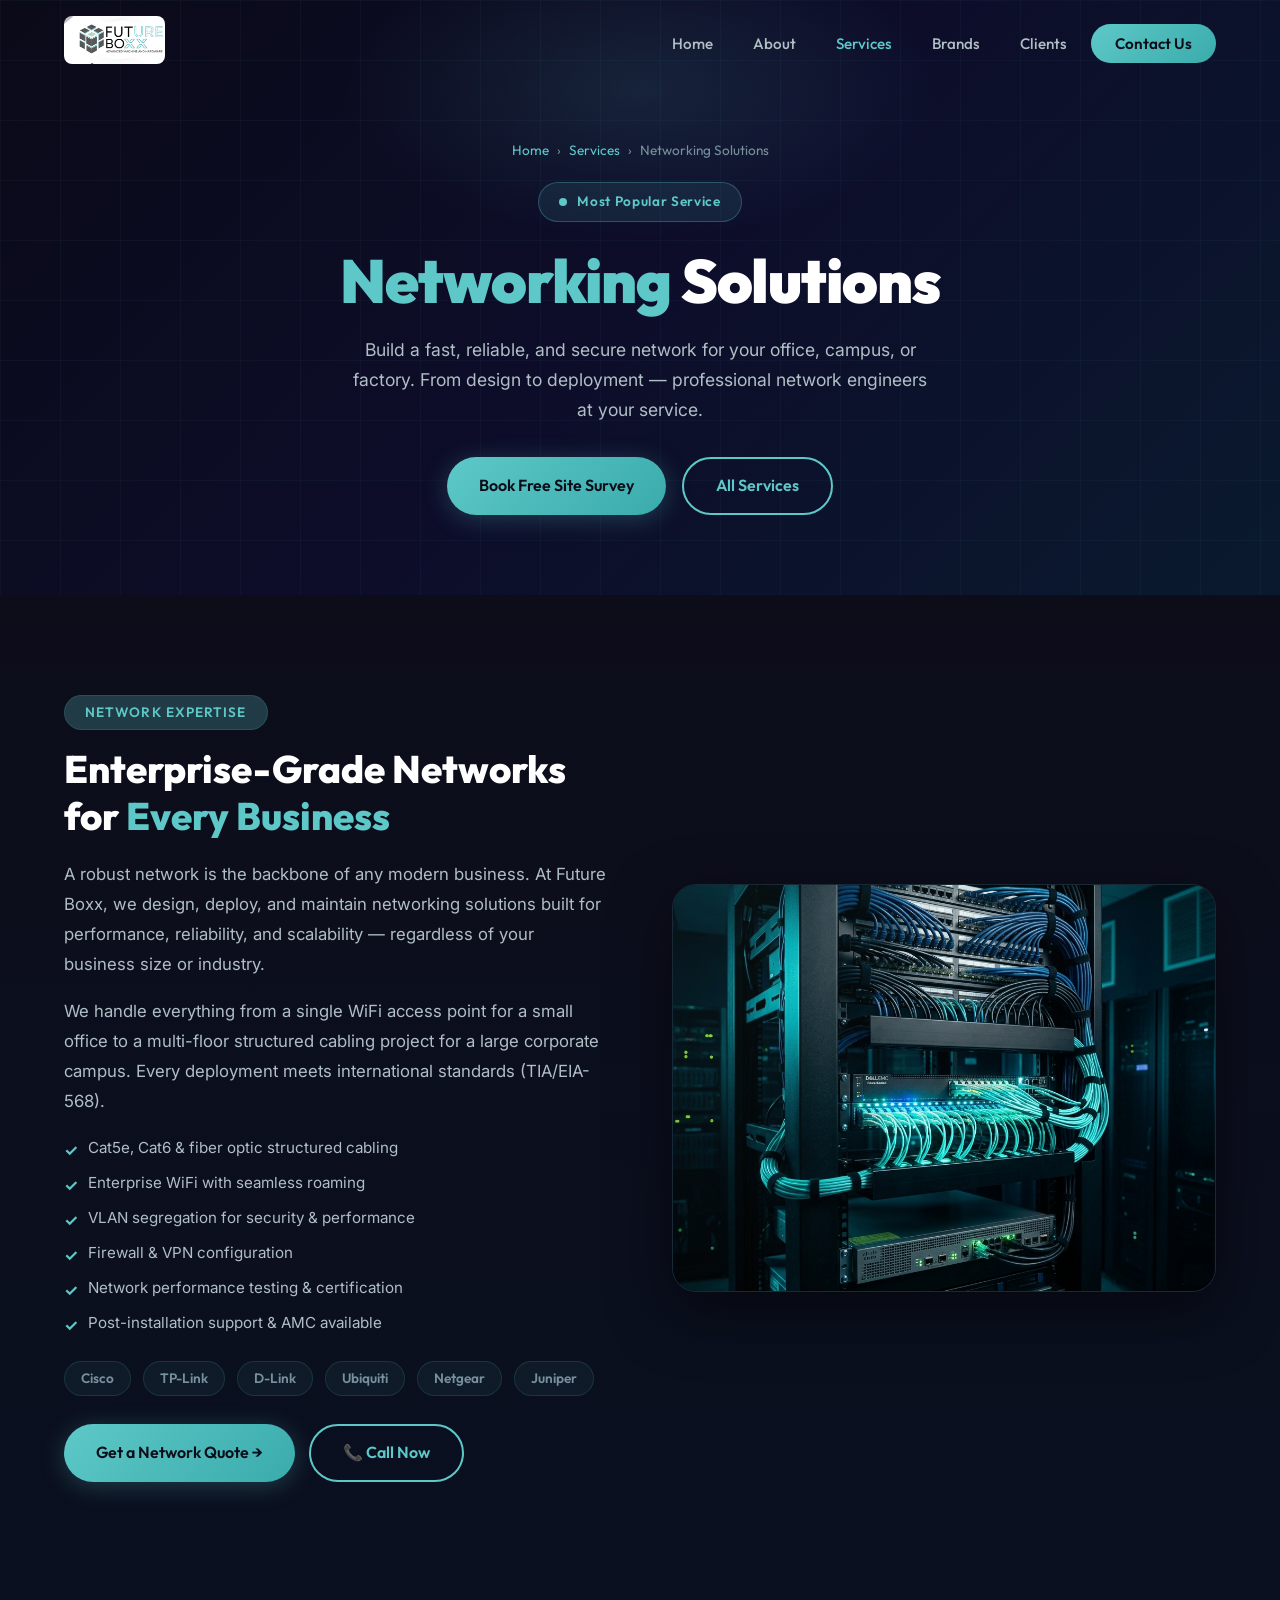
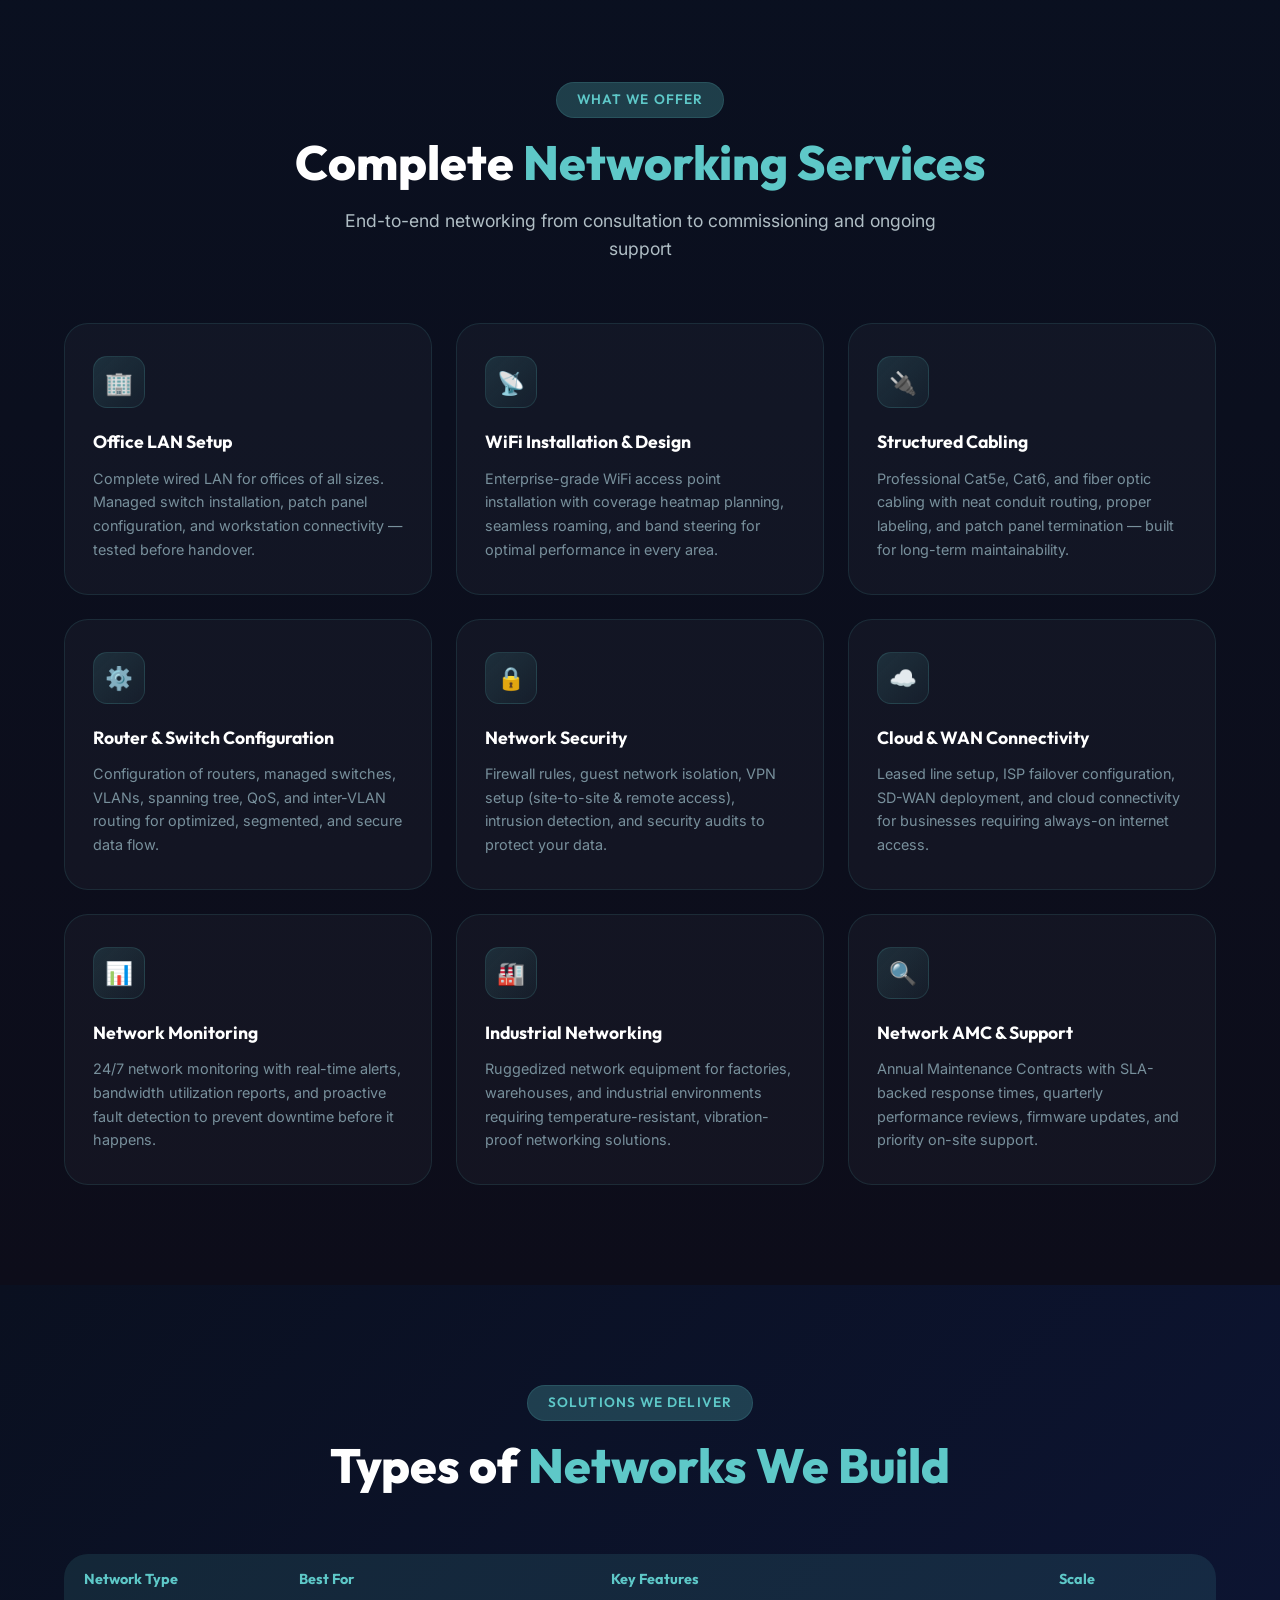
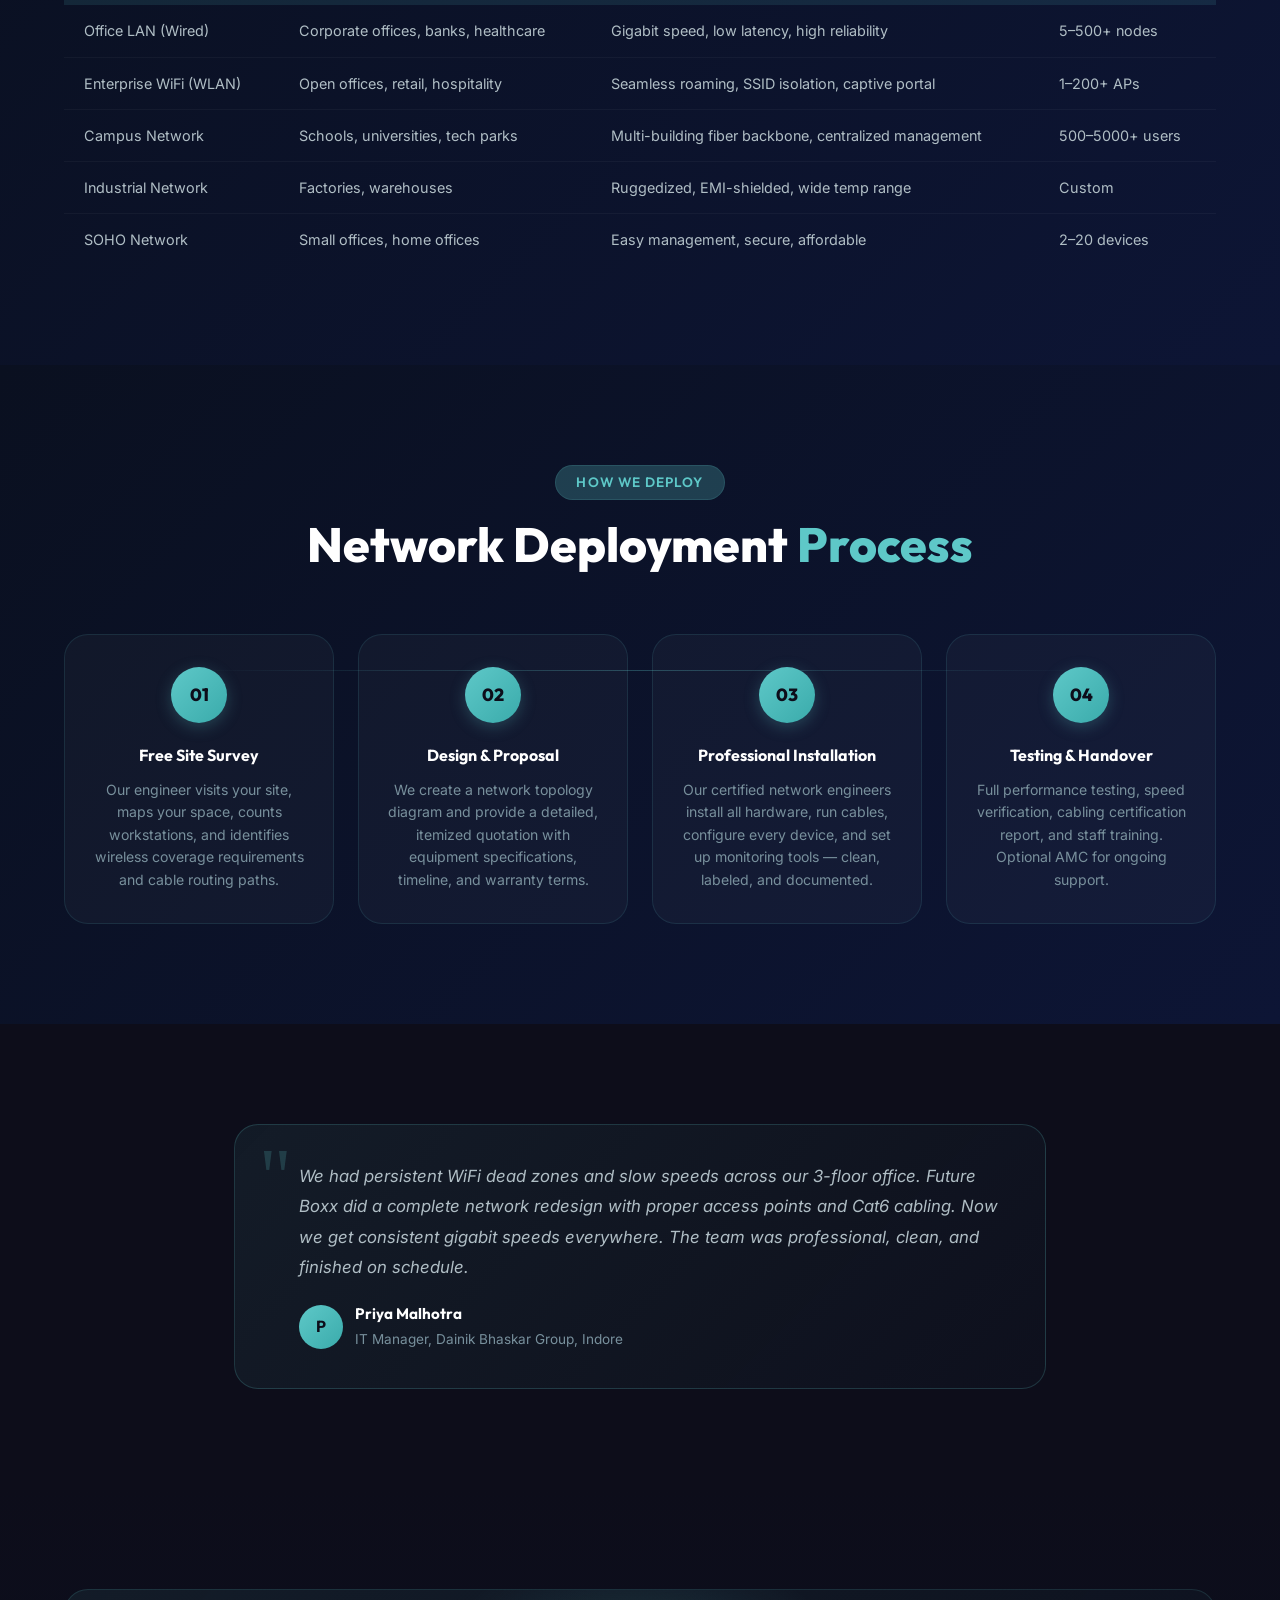
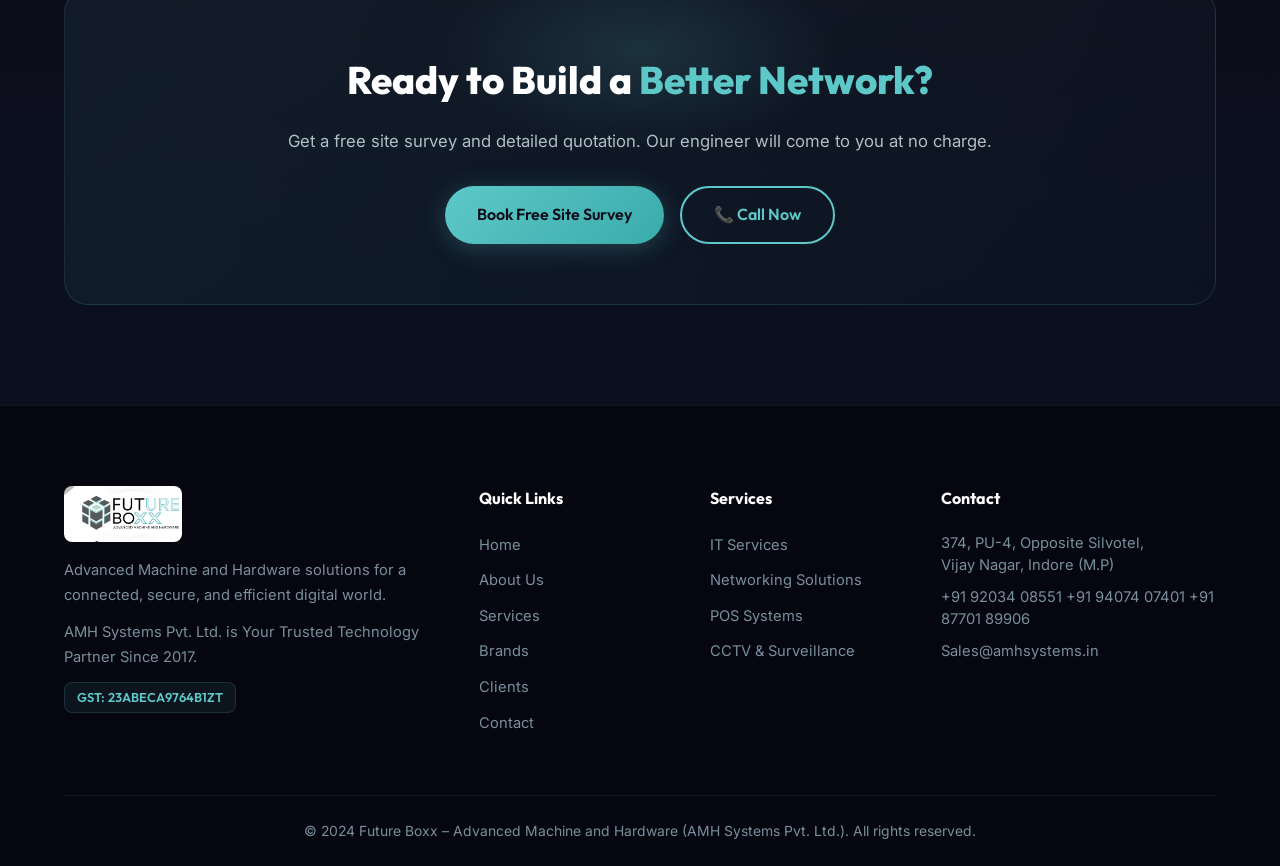
<file: networking.html>
<!doctype html>
<html lang="en">
  <head>
    <meta charset="UTF-8" />
    <meta name="viewport" content="width=device-width, initial-scale=1.0" />
    <title>
      Networking Solutions – Future Boxx | Office Network Setup Indore
    </title>
    <meta
      name="description"
      content="Future Boxx provides professional Networking Solutions in Indore: office network setup, WiFi installation, structured cabling, router/switch configuration, and secure network architecture."
    />
    <link rel="preconnect" href="https://fonts.googleapis.com" />
    <link rel="preconnect" href="https://fonts.gstatic.com" crossorigin />
    <link
      href="https://fonts.googleapis.com/css2?family=Outfit:wght@300;400;500;600;700;800;900&family=Inter:wght@300;400;500;600&display=swap"
      rel="stylesheet"
    />
    <link rel="stylesheet" href="style.css" />
  </head>
  <body>
    <nav class="navbar scrolled" id="navbar">
      <div class="nav-container">
        <a href="index.php" class="nav-logo"
          ><img
            src="assets/logo_final.png"
            alt="Future Boxx Logo"
            id="nav-logo-img"
        /></a>
        <ul class="nav-links" id="navLinks">
          <li><a href="index.php" class="nav-link">Home</a></li>
          <li><a href="about.php" class="nav-link">About</a></li>
          <li><a href="services.php" class="nav-link active">Services</a></li>
          <li><a href="index.php#brands" class="nav-link">Brands</a></li>
          <li><a href="index.php#clients" class="nav-link">Clients</a></li>
          <li>
            <a href="contact.php" class="nav-link nav-cta">Contact Us</a>
          </li>
        </ul>
        <button class="hamburger" id="hamburger" aria-label="Menu">
          <span></span><span></span><span></span>
        </button>
      </div>
    </nav>

    <section class="page-hero">
      <div class="page-hero-bg-grid"></div>
      <div class="page-hero-glow"></div>
      <div class="page-hero-content fade-in">
        <nav class="breadcrumb">
          <a href="index.php">Home</a><span>›</span
          ><a href="services.php">Services</a><span>›</span
          ><span>Networking Solutions</span>
        </nav>
        <div
          class="hero-badge"
          style="display: inline-flex; margin: 0 auto 24px"
        >
          <span class="badge-dot"></span> Most Popular Service
        </div>
        <h1 class="page-hero-title">
          <span class="text-teal">Networking</span> Solutions
        </h1>
        <p class="page-hero-subtitle">
          Build a fast, reliable, and secure network for your office, campus, or
          factory. From design to deployment — professional network engineers at
          your service.
        </p>
        <div class="page-hero-actions">
          <a href="contact.php" class="btn btn-primary"
            >Book Free Site Survey</a
          >
          <a href="services.php" class="btn btn-outline">All Services</a>
        </div>
      </div>
    </section>

    <!-- INTRO + IMAGE -->
    <section class="section service-detail-section">
      <div class="container">
        <div class="service-intro-grid">
          <div class="service-intro-text fade-in">
            <span class="section-tag">Network Expertise</span>
            <h2>
              Enterprise-Grade Networks for
              <span class="text-teal">Every Business</span>
            </h2>
            <p>
              A robust network is the backbone of any modern business. At Future
              Boxx, we design, deploy, and maintain networking solutions built
              for performance, reliability, and scalability — regardless of your
              business size or industry.
            </p>
            <p>
              We handle everything from a single WiFi access point for a small
              office to a multi-floor structured cabling project for a large
              corporate campus. Every deployment meets international standards
              (TIA/EIA-568).
            </p>
            <ul class="check-list">
              <li>Cat5e, Cat6 &amp; fiber optic structured cabling</li>
              <li>Enterprise WiFi with seamless roaming</li>
              <li>VLAN segregation for security &amp; performance</li>
              <li>Firewall &amp; VPN configuration</li>
              <li>Network performance testing &amp; certification</li>
              <li>Post-installation support &amp; AMC available</li>
            </ul>
            <div class="brands-logo-row">
              <span class="brand-chip">Cisco</span>
              <span class="brand-chip">TP-Link</span>
              <span class="brand-chip">D-Link</span>
              <span class="brand-chip">Ubiquiti</span>
              <span class="brand-chip">Netgear</span>
              <span class="brand-chip">Juniper</span>
            </div>
            <div
              style="
                margin-top: 28px;
                display: flex;
                gap: 14px;
                flex-wrap: wrap;
              "
            >
              <a href="contact.php" class="btn btn-primary"
                >Get a Network Quote →</a
              >
              <a href="tel:+919826068900" class="btn btn-outline"
                >📞 Call Now</a
              >
            </div>
          </div>
          <div class="service-img-card fade-in" style="aspect-ratio: 4/3">
            <img
              src="assets/networking.png"
              alt="Professional network infrastructure with fiber optic cables and switches"
              loading="lazy"
            />
          </div>
        </div>
      </div>
    </section>

    <!-- FEATURES -->
    <section class="section features-section">
      <div class="container">
        <div class="section-header fade-in">
          <span class="section-tag">What We Offer</span>
          <h2 class="section-title">
            Complete <span class="text-teal">Networking Services</span>
          </h2>
          <p class="section-subtitle">
            End-to-end networking from consultation to commissioning and ongoing
            support
          </p>
        </div>
        <div class="features-grid fade-in">
          <div class="feature-card">
            <div class="feature-icon">🏢</div>
            <h3>Office LAN Setup</h3>
            <p>
              Complete wired LAN for offices of all sizes. Managed switch
              installation, patch panel configuration, and workstation
              connectivity — tested before handover.
            </p>
          </div>
          <div class="feature-card">
            <div class="feature-icon">📡</div>
            <h3>WiFi Installation &amp; Design</h3>
            <p>
              Enterprise-grade WiFi access point installation with coverage
              heatmap planning, seamless roaming, and band steering for optimal
              performance in every area.
            </p>
          </div>
          <div class="feature-card">
            <div class="feature-icon">🔌</div>
            <h3>Structured Cabling</h3>
            <p>
              Professional Cat5e, Cat6, and fiber optic cabling with neat
              conduit routing, proper labeling, and patch panel termination —
              built for long-term maintainability.
            </p>
          </div>
          <div class="feature-card">
            <div class="feature-icon">⚙️</div>
            <h3>Router &amp; Switch Configuration</h3>
            <p>
              Configuration of routers, managed switches, VLANs, spanning tree,
              QoS, and inter-VLAN routing for optimized, segmented, and secure
              data flow.
            </p>
          </div>
          <div class="feature-card">
            <div class="feature-icon">🔒</div>
            <h3>Network Security</h3>
            <p>
              Firewall rules, guest network isolation, VPN setup (site-to-site
              &amp; remote access), intrusion detection, and security audits to
              protect your data.
            </p>
          </div>
          <div class="feature-card">
            <div class="feature-icon">☁️</div>
            <h3>Cloud &amp; WAN Connectivity</h3>
            <p>
              Leased line setup, ISP failover configuration, SD-WAN deployment,
              and cloud connectivity for businesses requiring always-on internet
              access.
            </p>
          </div>
          <div class="feature-card">
            <div class="feature-icon">📊</div>
            <h3>Network Monitoring</h3>
            <p>
              24/7 network monitoring with real-time alerts, bandwidth
              utilization reports, and proactive fault detection to prevent
              downtime before it happens.
            </p>
          </div>
          <div class="feature-card">
            <div class="feature-icon">🏭</div>
            <h3>Industrial Networking</h3>
            <p>
              Ruggedized network equipment for factories, warehouses, and
              industrial environments requiring temperature-resistant,
              vibration-proof networking solutions.
            </p>
          </div>
          <div class="feature-card">
            <div class="feature-icon">🔍</div>
            <h3>Network AMC &amp; Support</h3>
            <p>
              Annual Maintenance Contracts with SLA-backed response times,
              quarterly performance reviews, firmware updates, and priority
              on-site support.
            </p>
          </div>
        </div>
      </div>
    </section>

    <!-- NETWORK TYPES -->
    <section
      class="section"
      style="background: linear-gradient(135deg, #0a1020, #0d1535)"
    >
      <div class="container">
        <div class="section-header fade-in">
          <span class="section-tag">Solutions We Deliver</span>
          <h2 class="section-title">
            Types of <span class="text-teal">Networks We Build</span>
          </h2>
        </div>
        <div class="fade-in">
          <table class="info-table">
            <thead>
              <tr>
                <th>Network Type</th>
                <th>Best For</th>
                <th>Key Features</th>
                <th>Scale</th>
              </tr>
            </thead>
            <tbody>
              <tr>
                <td>Office LAN (Wired)</td>
                <td>Corporate offices, banks, healthcare</td>
                <td>Gigabit speed, low latency, high reliability</td>
                <td>5–500+ nodes</td>
              </tr>
              <tr>
                <td>Enterprise WiFi (WLAN)</td>
                <td>Open offices, retail, hospitality</td>
                <td>Seamless roaming, SSID isolation, captive portal</td>
                <td>1–200+ APs</td>
              </tr>
              <tr>
                <td>Campus Network</td>
                <td>Schools, universities, tech parks</td>
                <td>Multi-building fiber backbone, centralized management</td>
                <td>500–5000+ users</td>
              </tr>
              <tr>
                <td>Industrial Network</td>
                <td>Factories, warehouses</td>
                <td>Ruggedized, EMI-shielded, wide temp range</td>
                <td>Custom</td>
              </tr>
              <tr>
                <td>SOHO Network</td>
                <td>Small offices, home offices</td>
                <td>Easy management, secure, affordable</td>
                <td>2–20 devices</td>
              </tr>
            </tbody>
          </table>
        </div>
      </div>
    </section>

    <!-- PROCESS -->
    <section class="section process-section">
      <div class="container">
        <div class="section-header fade-in">
          <span class="section-tag">How We Deploy</span>
          <h2 class="section-title">
            Network Deployment <span class="text-teal">Process</span>
          </h2>
        </div>
        <div class="process-steps fade-in">
          <div class="step-card">
            <div class="step-num">01</div>
            <h4>Free Site Survey</h4>
            <p>
              Our engineer visits your site, maps your space, counts
              workstations, and identifies wireless coverage requirements and
              cable routing paths.
            </p>
          </div>
          <div class="step-card">
            <div class="step-num">02</div>
            <h4>Design &amp; Proposal</h4>
            <p>
              We create a network topology diagram and provide a detailed,
              itemized quotation with equipment specifications, timeline, and
              warranty terms.
            </p>
          </div>
          <div class="step-card">
            <div class="step-num">03</div>
            <h4>Professional Installation</h4>
            <p>
              Our certified network engineers install all hardware, run cables,
              configure every device, and set up monitoring tools — clean,
              labeled, and documented.
            </p>
          </div>
          <div class="step-card">
            <div class="step-num">04</div>
            <h4>Testing &amp; Handover</h4>
            <p>
              Full performance testing, speed verification, cabling
              certification report, and staff training. Optional AMC for ongoing
              support.
            </p>
          </div>
        </div>
      </div>
    </section>

    <!-- TESTIMONIAL -->
    <section class="section" style="background: var(--dark)">
      <div class="container" style="max-width: 860px">
        <div class="quote-card fade-in">
          <div class="quote-mark">"</div>
          <p class="quote-text">
            We had persistent WiFi dead zones and slow speeds across our 3-floor
            office. Future Boxx did a complete network redesign with proper
            access points and Cat6 cabling. Now we get consistent gigabit speeds
            everywhere. The team was professional, clean, and finished on
            schedule.
          </p>
          <div class="quote-author">
            <div class="quote-avatar">P</div>
            <div class="quote-info">
              <strong>Priya Malhotra</strong>
              <span>IT Manager, Dainik Bhaskar Group, Indore</span>
            </div>
          </div>
        </div>
      </div>
    </section>

    <section
      class="section"
      style="background: linear-gradient(180deg, var(--dark), #0a1020)"
    >
      <div class="container">
        <div class="cta-banner fade-in">
          <h2>
            Ready to Build a <span class="text-teal">Better Network?</span>
          </h2>
          <p>
            Get a free site survey and detailed quotation. Our engineer will
            come to you at no charge.
          </p>
          <div class="cta-actions">
            <a href="contact.php" class="btn btn-primary"
              >Book Free Site Survey</a
            >
            <a href="tel:+919826068900" class="btn btn-outline">📞 Call Now</a>
          </div>
        </div>
      </div>
    </section>

    <!-- ===== FOOTER ===== -->
    <footer class="footer">
      <div class="container">
        <div class="footer-grid">
          <div class="footer-brand">
            <img
              src="assets/logo_final.png"
              alt="Future Boxx"
              class="footer-logo"
            />
            <p>
              Advanced Machine and Hardware solutions for a connected, secure,
              and efficient digital world.
            </p>
            <p>
              AMH Systems Pvt. Ltd. is Your Trusted Technology Partner Since
              2017.
            </p>
            <div class="footer-gst">GST: 23ABECA9764B1ZT</div>
          </div>
          <div class="footer-links">
            <h4>Quick Links</h4>
            <ul>
              <li><a href="#home">Home</a></li>
              <li><a href="about.php">About Us</a></li>
              <li><a href="services.php">Services</a></li>
              <li><a href="#brands">Brands</a></li>
              <li><a href="#clients">Clients</a></li>
              <li><a href="contact.php">Contact</a></li>
            </ul>
          </div>
          <div class="footer-products">
            <h4>Services</h4>
            <ul>
              <li><a href="it-services.php">IT Services</a></li>
              <li><a href="networking.html">Networking Solutions</a></li>
              <li><a href="pos-systems.html">POS Systems</a></li>
              <li><a href="cctv-security.html">CCTV &amp; Surveillance</a></li>
            </ul>
          </div>
          <div class="footer-contact">
            <h4>Contact</h4>
            <p>
              374, PU-4, Opposite Silvotel, <br />
              Vijay Nagar, Indore (M.P)
            </p>
            <p>
              <a href="tel:+919203408551">+91 92034 08551</a>
              <a href="tel:+919407407401">+91 94074 07401</a>
              <a href="tel:+918770189906">+91 87701 89906</a>
            </p>
            <p><a href="mailto:Sales@amhsystems.in">Sales@amhsystems.in</a></p>
          </div>
        </div>
        <div class="footer-bottom">
          <p>
            &copy; 2024 Future Boxx – Advanced Machine and Hardware (AMH Systems
            Pvt. Ltd.). All rights reserved.
          </p>
        </div>
      </div>
    </footer>
    <button
      class="scroll-top"
      id="scrollTopBtn"
      aria-label="Scroll to top"
      onclick="window.scrollTo({ top: 0, behavior: 'smooth' })"
    >
      ↑
    </button>
    <script src="main.js"></script>
  </body>
</html>
</file>
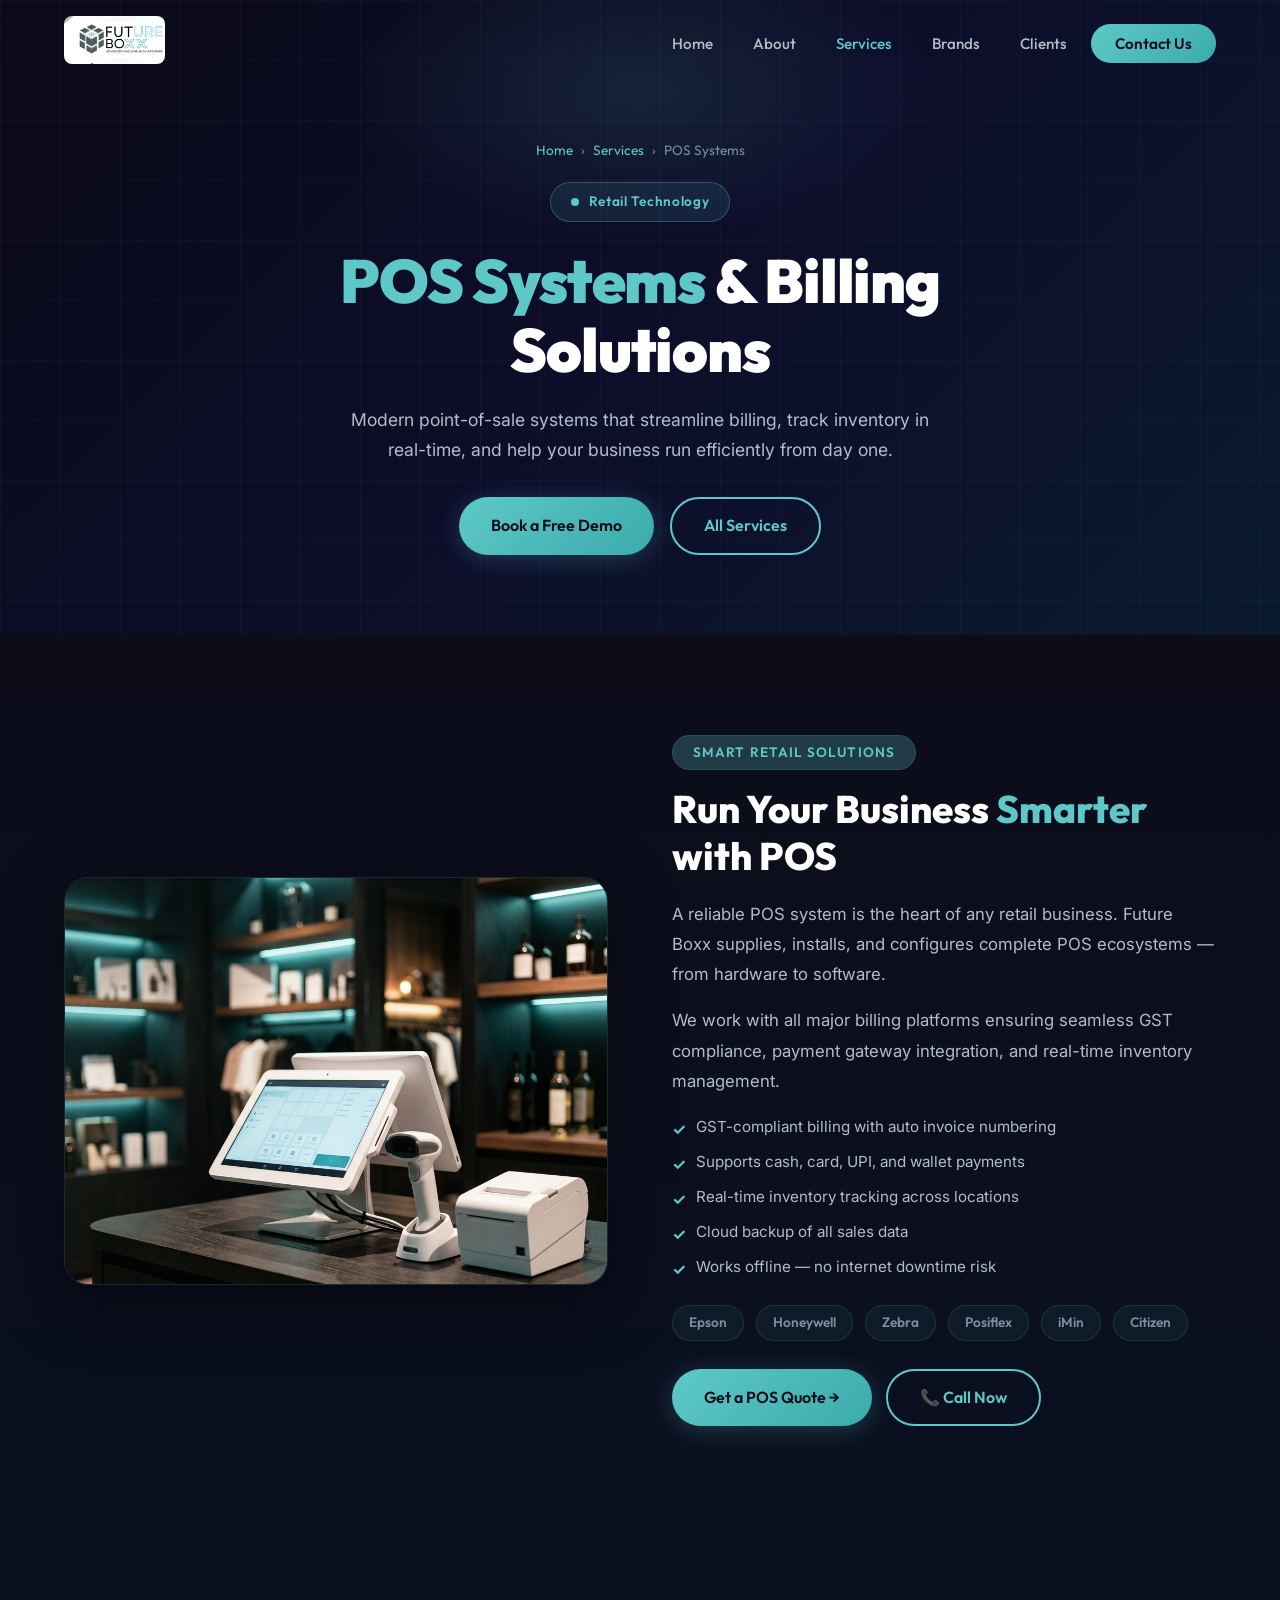
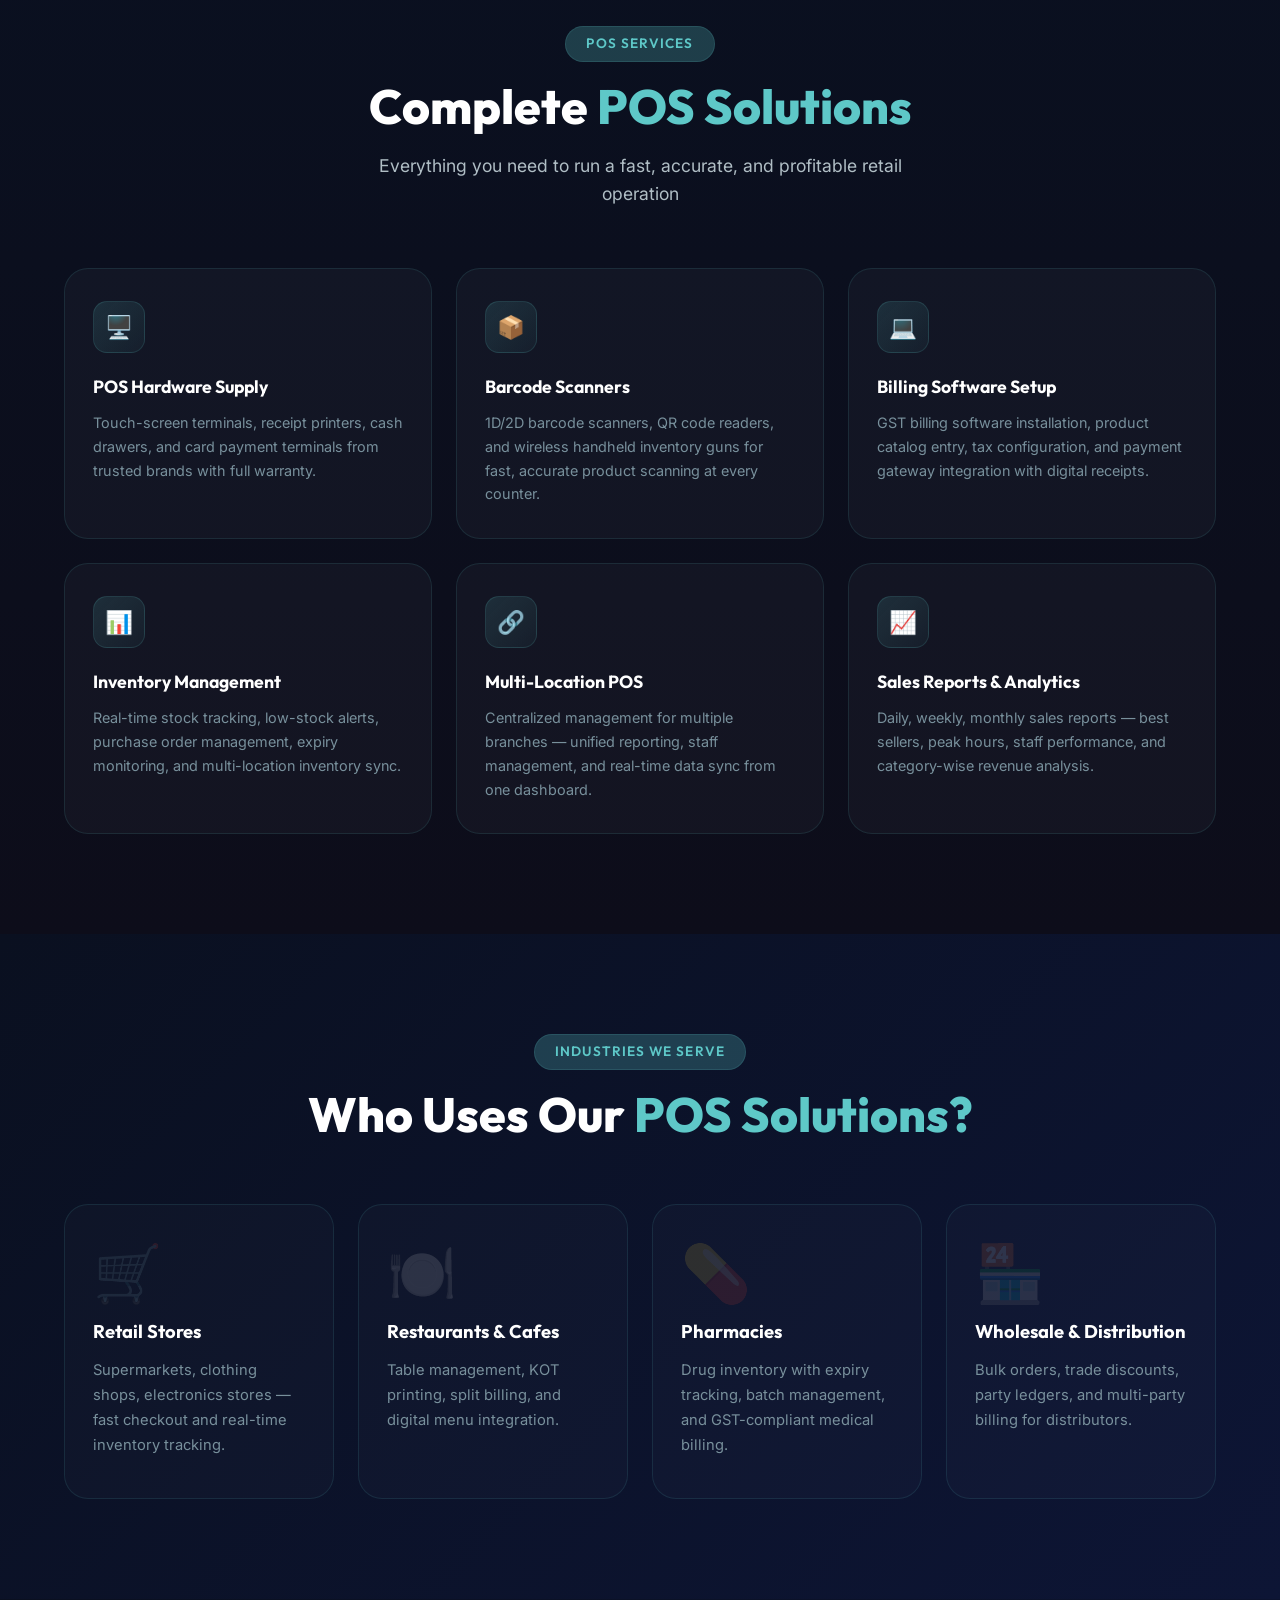
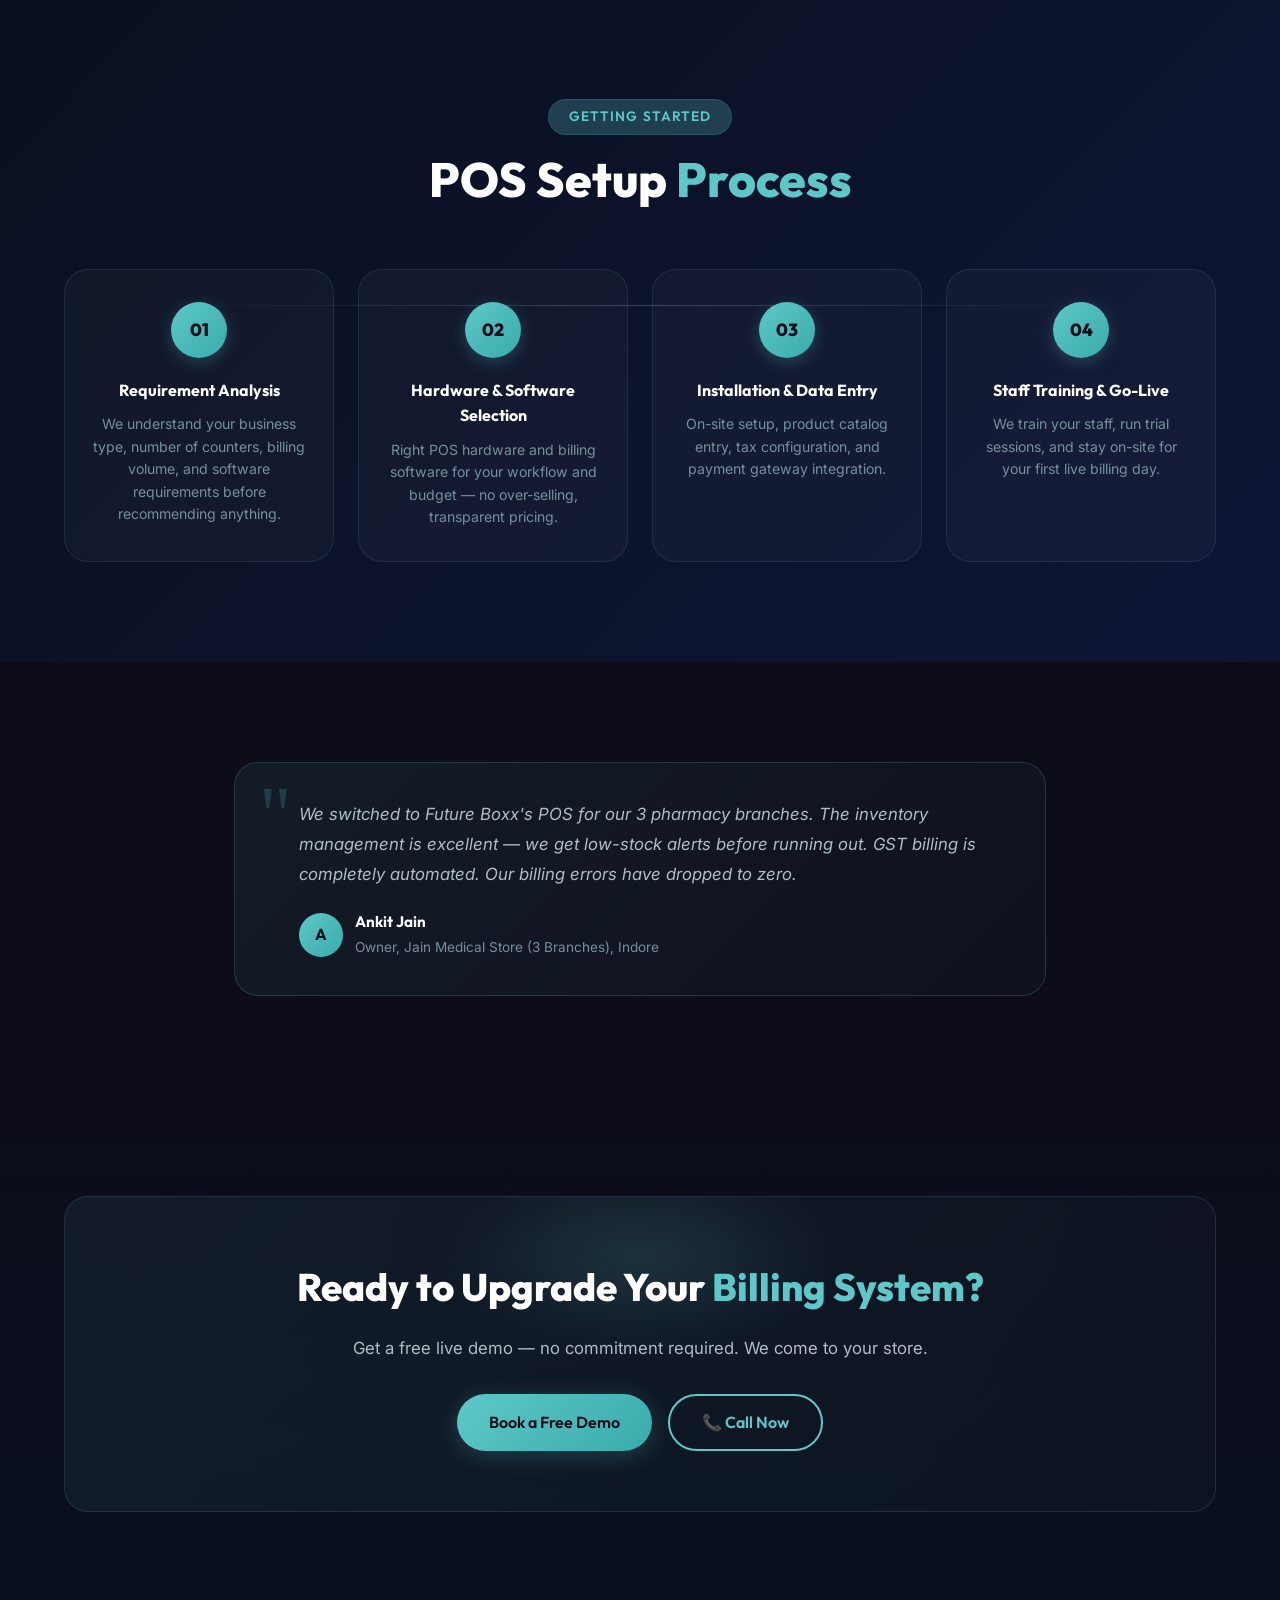
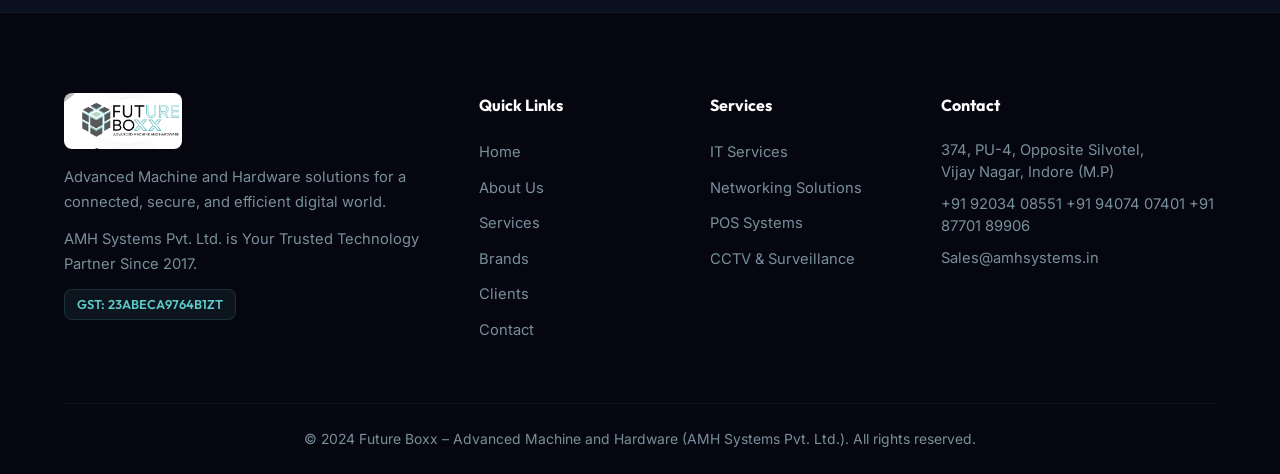
<file: pos-systems.html>
<!doctype html>
<html lang="en">
  <head>
    <meta charset="UTF-8" />
    <meta name="viewport" content="width=device-width, initial-scale=1.0" />
    <title>POS Systems – Future Boxx | Billing Solutions Indore</title>
    <meta
      name="description"
      content="Future Boxx POS Systems in Indore: POS machines, barcode scanners, billing software, and inventory management for retail businesses."
    />
    <link rel="preconnect" href="https://fonts.googleapis.com" />
    <link rel="preconnect" href="https://fonts.gstatic.com" crossorigin />
    <link
      href="https://fonts.googleapis.com/css2?family=Outfit:wght@300;400;500;600;700;800;900&family=Inter:wght@300;400;500;600&display=swap"
      rel="stylesheet"
    />
    <link rel="stylesheet" href="style.css" />
  </head>
  <body>
    <nav class="navbar scrolled" id="navbar">
      <div class="nav-container">
        <a href="index.php" class="nav-logo"
          ><img
            src="assets/logo_final.png"
            alt="Future Boxx Logo"
            id="nav-logo-img"
        /></a>
        <ul class="nav-links" id="navLinks">
          <li><a href="index.php" class="nav-link">Home</a></li>
          <li><a href="about.php" class="nav-link">About</a></li>
          <li><a href="services.php" class="nav-link active">Services</a></li>
          <li><a href="index.php#brands" class="nav-link">Brands</a></li>
          <li><a href="index.php#clients" class="nav-link">Clients</a></li>
          <li>
            <a href="contact.php" class="nav-link nav-cta">Contact Us</a>
          </li>
        </ul>
        <button class="hamburger" id="hamburger" aria-label="Menu">
          <span></span><span></span><span></span>
        </button>
      </div>
    </nav>

    <section class="page-hero">
      <div class="page-hero-bg-grid"></div>
      <div class="page-hero-glow"></div>
      <div class="page-hero-content fade-in">
        <nav class="breadcrumb">
          <a href="index.php">Home</a><span>›</span
          ><a href="services.php">Services</a><span>›</span
          ><span>POS Systems</span>
        </nav>
        <div
          class="hero-badge"
          style="display: inline-flex; margin: 0 auto 24px"
        >
          <span class="badge-dot"></span> Retail Technology
        </div>
        <h1 class="page-hero-title">
          <span class="text-teal">POS Systems</span> &amp; Billing Solutions
        </h1>
        <p class="page-hero-subtitle">
          Modern point-of-sale systems that streamline billing, track inventory
          in real-time, and help your business run efficiently from day one.
        </p>
        <div class="page-hero-actions">
          <a href="contact.php" class="btn btn-primary">Book a Free Demo</a>
          <a href="services.php" class="btn btn-outline">All Services</a>
        </div>
      </div>
    </section>

    <section class="section service-detail-section">
      <div class="container">
        <div class="service-intro-grid">
          <div
            class="service-img-card fade-in"
            style="aspect-ratio: 4/3; order: -1"
          >
            <img
              src="assets/pos-systems.png"
              alt="Modern POS terminal with barcode scanner and receipt printer"
              loading="lazy"
            />
          </div>
          <div class="service-intro-text fade-in">
            <span class="section-tag">Smart Retail Solutions</span>
            <h2>
              Run Your Business <span class="text-teal">Smarter</span> with POS
            </h2>
            <p>
              A reliable POS system is the heart of any retail business. Future
              Boxx supplies, installs, and configures complete POS ecosystems —
              from hardware to software.
            </p>
            <p>
              We work with all major billing platforms ensuring seamless GST
              compliance, payment gateway integration, and real-time inventory
              management.
            </p>
            <ul class="check-list">
              <li>GST-compliant billing with auto invoice numbering</li>
              <li>Supports cash, card, UPI, and wallet payments</li>
              <li>Real-time inventory tracking across locations</li>
              <li>Cloud backup of all sales data</li>
              <li>Works offline — no internet downtime risk</li>
            </ul>
            <div class="brands-logo-row">
              <span class="brand-chip">Epson</span>
              <span class="brand-chip">Honeywell</span>
              <span class="brand-chip">Zebra</span>
              <span class="brand-chip">Posiflex</span>
              <span class="brand-chip">iMin</span>
              <span class="brand-chip">Citizen</span>
            </div>
            <div
              style="
                margin-top: 28px;
                display: flex;
                gap: 14px;
                flex-wrap: wrap;
              "
            >
              <a href="contact.php" class="btn btn-primary"
                >Get a POS Quote →</a
              >
              <a href="tel:+919826068900" class="btn btn-outline"
                >📞 Call Now</a
              >
            </div>
          </div>
        </div>
      </div>
    </section>

    <section class="section features-section">
      <div class="container">
        <div class="section-header fade-in">
          <span class="section-tag">POS Services</span>
          <h2 class="section-title">
            Complete <span class="text-teal">POS Solutions</span>
          </h2>
          <p class="section-subtitle">
            Everything you need to run a fast, accurate, and profitable retail
            operation
          </p>
        </div>
        <div class="features-grid fade-in">
          <div class="feature-card">
            <div class="feature-icon">🖥️</div>
            <h3>POS Hardware Supply</h3>
            <p>
              Touch-screen terminals, receipt printers, cash drawers, and card
              payment terminals from trusted brands with full warranty.
            </p>
          </div>
          <div class="feature-card">
            <div class="feature-icon">📦</div>
            <h3>Barcode Scanners</h3>
            <p>
              1D/2D barcode scanners, QR code readers, and wireless handheld
              inventory guns for fast, accurate product scanning at every
              counter.
            </p>
          </div>
          <div class="feature-card">
            <div class="feature-icon">💻</div>
            <h3>Billing Software Setup</h3>
            <p>
              GST billing software installation, product catalog entry, tax
              configuration, and payment gateway integration with digital
              receipts.
            </p>
          </div>
          <div class="feature-card">
            <div class="feature-icon">📊</div>
            <h3>Inventory Management</h3>
            <p>
              Real-time stock tracking, low-stock alerts, purchase order
              management, expiry monitoring, and multi-location inventory sync.
            </p>
          </div>
          <div class="feature-card">
            <div class="feature-icon">🔗</div>
            <h3>Multi-Location POS</h3>
            <p>
              Centralized management for multiple branches — unified reporting,
              staff management, and real-time data sync from one dashboard.
            </p>
          </div>
          <div class="feature-card">
            <div class="feature-icon">📈</div>
            <h3>Sales Reports &amp; Analytics</h3>
            <p>
              Daily, weekly, monthly sales reports — best sellers, peak hours,
              staff performance, and category-wise revenue analysis.
            </p>
          </div>
        </div>
      </div>
    </section>

    <section
      class="section"
      style="background: linear-gradient(135deg, #0a1020, #0d1535)"
    >
      <div class="container">
        <div class="section-header fade-in">
          <span class="section-tag">Industries We Serve</span>
          <h2 class="section-title">
            Who Uses Our <span class="text-teal">POS Solutions?</span>
          </h2>
        </div>
        <div class="whyus-grid fade-in">
          <div class="why-card">
            <div class="why-number">🛒</div>
            <h3>Retail Stores</h3>
            <p>
              Supermarkets, clothing shops, electronics stores — fast checkout
              and real-time inventory tracking.
            </p>
          </div>
          <div class="why-card">
            <div class="why-number">🍽️</div>
            <h3>Restaurants &amp; Cafes</h3>
            <p>
              Table management, KOT printing, split billing, and digital menu
              integration.
            </p>
          </div>
          <div class="why-card">
            <div class="why-number">💊</div>
            <h3>Pharmacies</h3>
            <p>
              Drug inventory with expiry tracking, batch management, and
              GST-compliant medical billing.
            </p>
          </div>
          <div class="why-card">
            <div class="why-number">🏪</div>
            <h3>Wholesale &amp; Distribution</h3>
            <p>
              Bulk orders, trade discounts, party ledgers, and multi-party
              billing for distributors.
            </p>
          </div>
        </div>
      </div>
    </section>

    <section class="section process-section">
      <div class="container">
        <div class="section-header fade-in">
          <span class="section-tag">Getting Started</span>
          <h2 class="section-title">
            POS Setup <span class="text-teal">Process</span>
          </h2>
        </div>
        <div class="process-steps fade-in">
          <div class="step-card">
            <div class="step-num">01</div>
            <h4>Requirement Analysis</h4>
            <p>
              We understand your business type, number of counters, billing
              volume, and software requirements before recommending anything.
            </p>
          </div>
          <div class="step-card">
            <div class="step-num">02</div>
            <h4>Hardware &amp; Software Selection</h4>
            <p>
              Right POS hardware and billing software for your workflow and
              budget — no over-selling, transparent pricing.
            </p>
          </div>
          <div class="step-card">
            <div class="step-num">03</div>
            <h4>Installation &amp; Data Entry</h4>
            <p>
              On-site setup, product catalog entry, tax configuration, and
              payment gateway integration.
            </p>
          </div>
          <div class="step-card">
            <div class="step-num">04</div>
            <h4>Staff Training &amp; Go-Live</h4>
            <p>
              We train your staff, run trial sessions, and stay on-site for your
              first live billing day.
            </p>
          </div>
        </div>
      </div>
    </section>

    <section class="section" style="background: var(--dark)">
      <div class="container" style="max-width: 860px">
        <div class="quote-card fade-in">
          <div class="quote-mark">"</div>
          <p class="quote-text">
            We switched to Future Boxx's POS for our 3 pharmacy branches. The
            inventory management is excellent — we get low-stock alerts before
            running out. GST billing is completely automated. Our billing errors
            have dropped to zero.
          </p>
          <div class="quote-author">
            <div class="quote-avatar">A</div>
            <div class="quote-info">
              <strong>Ankit Jain</strong
              ><span>Owner, Jain Medical Store (3 Branches), Indore</span>
            </div>
          </div>
        </div>
      </div>
    </section>

    <section
      class="section"
      style="background: linear-gradient(180deg, var(--dark), #0a1020)"
    >
      <div class="container">
        <div class="cta-banner fade-in">
          <h2>
            Ready to Upgrade Your <span class="text-teal">Billing System?</span>
          </h2>
          <p>
            Get a free live demo — no commitment required. We come to your
            store.
          </p>
          <div class="cta-actions">
            <a href="contact.php" class="btn btn-primary">Book a Free Demo</a>
            <a href="tel:+919826068900" class="btn btn-outline">📞 Call Now</a>
          </div>
        </div>
      </div>
    </section>

    <!-- ===== FOOTER ===== -->
    <footer class="footer">
      <div class="container">
        <div class="footer-grid">
          <div class="footer-brand">
            <img
              src="assets/logo_final.png"
              alt="Future Boxx"
              class="footer-logo"
            />
            <p>
              Advanced Machine and Hardware solutions for a connected, secure,
              and efficient digital world.
            </p>
            <p>
              AMH Systems Pvt. Ltd. is Your Trusted Technology Partner Since
              2017.
            </p>
            <div class="footer-gst">GST: 23ABECA9764B1ZT</div>
          </div>
          <div class="footer-links">
            <h4>Quick Links</h4>
            <ul>
              <li><a href="#home">Home</a></li>
              <li><a href="about.php">About Us</a></li>
              <li><a href="services.php">Services</a></li>
              <li><a href="#brands">Brands</a></li>
              <li><a href="#clients">Clients</a></li>
              <li><a href="contact.php">Contact</a></li>
            </ul>
          </div>
          <div class="footer-products">
            <h4>Services</h4>
            <ul>
              <li><a href="it-services.php">IT Services</a></li>
              <li><a href="networking.html">Networking Solutions</a></li>
              <li><a href="pos-systems.html">POS Systems</a></li>
              <li><a href="cctv-security.html">CCTV &amp; Surveillance</a></li>
            </ul>
          </div>
          <div class="footer-contact">
            <h4>Contact</h4>
            <p>
              374, PU-4, Opposite Silvotel, <br />
              Vijay Nagar, Indore (M.P)
            </p>
            <p>
              <a href="tel:+919203408551">+91 92034 08551</a>
              <a href="tel:+919407407401">+91 94074 07401</a>
              <a href="tel:+918770189906">+91 87701 89906</a>
            </p>
            <p><a href="mailto:Sales@amhsystems.in">Sales@amhsystems.in</a></p>
          </div>
        </div>
        <div class="footer-bottom">
          <p>
            &copy; 2024 Future Boxx – Advanced Machine and Hardware (AMH Systems
            Pvt. Ltd.). All rights reserved.
          </p>
        </div>
      </div>
    </footer>
    <button
      class="scroll-top"
      id="scrollTopBtn"
      aria-label="Scroll to top"
      onclick="window.scrollTo({ top: 0, behavior: 'smooth' })"
    >
      ↑
    </button>
    <script src="main.js"></script>
  </body>
</html>
</file>
<file: style.css>
/* ============================================================
   FUTUREBOX – ADVANCED MACHINE AND HARDWARE
   Primary: Teal #5EC8C8 | Dark: #1A1A2E | Charcoal: #2D2D3A
   Typography: Outfit + Inter
   ============================================================ */

/* ── Reset & Base ── */
*, *::before, *::after { box-sizing: border-box; margin: 0; padding: 0; }

:root {
  --teal: #5EC8C8;
  --teal-dark: #3AABAB;
  --teal-light: #8DDEDE;
  --teal-glow: rgba(94, 200, 200, 0.25);
  --dark: #0D0D1A;
  --dark-2: #12122B;
  --dark-3: #1A1A3E;
  --charcoal: #2D2D3A;
  --charcoal-2: #3D3D4E;
  --white: #FFFFFF;
  --off-white: #F0F4F8;
  --text-light: #B0BEC5;
  --text-muted: #78909C;
  --border: rgba(94, 200, 200, 0.15);
  --card-bg: rgba(255,255,255,0.03);
  --card-border: rgba(94, 200, 200, 0.12);
  --radius: 16px;
  --radius-sm: 8px;
  --radius-lg: 24px;
  --shadow: 0 8px 32px rgba(0,0,0,0.4);
  --shadow-teal: 0 8px 32px rgba(94, 200, 200, 0.2);
  --transition: all 0.3s cubic-bezier(0.4, 0, 0.2, 1);
  --font-main: 'Outfit', sans-serif;
  --font-body: 'Inter', sans-serif;
}

html { scroll-behavior: smooth; }

body {
  font-family: var(--font-body);
  background-color: var(--dark);
  color: var(--white);
  line-height: 1.6;
  overflow-x: hidden;
}

a { text-decoration: none; color: inherit; }
ul { list-style: none; }
img { max-width: 100%; }

.container {
  max-width: 1200px;
  margin: 0 auto;
  padding: 0 24px;
}

.section {
  padding: 100px 0;
}

.text-teal { color: var(--teal); }

/* ── Buttons ── */
.btn {
  display: inline-flex;
  align-items: center;
  gap: 8px;
  padding: 14px 32px;
  border-radius: 50px;
  font-family: var(--font-main);
  font-weight: 600;
  font-size: 1rem;
  cursor: pointer;
  border: none;
  transition: var(--transition);
  white-space: nowrap;
}

.btn-primary {
  background: linear-gradient(135deg, var(--teal), var(--teal-dark));
  color: var(--dark);
  box-shadow: 0 4px 24px var(--teal-glow);
}
.btn-primary:hover {
  transform: translateY(-2px);
  box-shadow: 0 8px 40px rgba(94, 200, 200, 0.45);
}

.btn-outline {
  background: transparent;
  color: var(--teal);
  border: 2px solid var(--teal);
}
.btn-outline:hover {
  background: var(--teal-glow);
  transform: translateY(-2px);
}

/* ── Section Header ── */
.section-header {
  text-align: center;
  margin-bottom: 60px;
}
.section-tag {
  display: inline-block;
  background: var(--teal-glow);
  color: var(--teal);
  border: 1px solid var(--border);
  border-radius: 50px;
  padding: 6px 20px;
  font-size: 0.85rem;
  font-weight: 600;
  font-family: var(--font-main);
  letter-spacing: 0.08em;
  text-transform: uppercase;
  margin-bottom: 16px;
}
.section-title {
  font-family: var(--font-main);
  font-size: clamp(2rem, 4vw, 3rem);
  font-weight: 800;
  line-height: 1.2;
  margin-bottom: 16px;
}
.section-subtitle {
  color: var(--text-light);
  font-size: 1.1rem;
  max-width: 600px;
  margin: 0 auto;
}

/* ==============================
   NAVBAR
============================== */
.navbar {
  position: fixed;
  top: 0; left: 0; right: 0;
  z-index: 1000;
  padding: 16px 0;
  transition: var(--transition);
}
.navbar.scrolled {
  background: rgba(13, 13, 26, 0.92);
  backdrop-filter: blur(20px);
  -webkit-backdrop-filter: blur(20px);
  border-bottom: 1px solid var(--border);
  padding: 10px 0;
  box-shadow: 0 4px 24px rgba(0,0,0,0.3);
}
.nav-container {
  max-width: 1200px;
  margin: 0 auto;
  padding: 0 24px;
  display: flex;
  align-items: center;
  justify-content: space-between;
}
.nav-logo img {
  height: 44px;
  width: auto;
  max-width: 200px;
  object-fit: contain;
  object-position: left center;
  border-radius: 8px;
  transition: var(--transition);
}
.nav-logo:hover img { filter: drop-shadow(0 0 16px rgba(94,200,200,0.5)); }

.nav-links {
  display: flex;
  align-items: center;
  gap: 8px;
}
.nav-link {
  color: var(--text-light);
  font-family: var(--font-main);
  font-weight: 500;
  font-size: 0.95rem;
  padding: 8px 16px;
  border-radius: 8px;
  transition: var(--transition);
}
.nav-link:hover, .nav-link.active { color: var(--teal); }
.nav-link.nav-cta {
  background: linear-gradient(135deg, var(--teal), var(--teal-dark));
  color: var(--dark) !important;
  font-weight: 600;
  padding: 10px 24px;
  border-radius: 50px;
}
.nav-link.nav-cta:hover { transform: translateY(-1px); box-shadow: var(--shadow-teal); }

.hamburger {
  display: none;
  flex-direction: column;
  gap: 5px;
  background: none;
  border: none;
  cursor: pointer;
  padding: 8px;
}
.hamburger span {
  display: block;
  width: 24px;
  height: 2px;
  background: var(--white);
  border-radius: 2px;
  transition: var(--transition);
}
.hamburger.open span:nth-child(1) { transform: translateY(7px) rotate(45deg); }
.hamburger.open span:nth-child(2) { opacity: 0; }
.hamburger.open span:nth-child(3) { transform: translateY(-7px) rotate(-45deg); }

/* ==============================
   HERO SECTION
============================== */
.hero {
  min-height: 100vh;
  display: flex;
  align-items: center;
  position: relative;
  overflow: hidden;
  background: linear-gradient(135deg, #0A0A18 0%, #0D0D2A 40%, #0A1A2E 100%);
  padding: 120px 24px 80px;
}

.hero-bg-grid {
  position: absolute;
  inset: 0;
  background-image:
    linear-gradient(rgba(94,200,200,0.04) 1px, transparent 1px),
    linear-gradient(90deg, rgba(94,200,200,0.04) 1px, transparent 1px);
  background-size: 60px 60px;
  pointer-events: none;
}

.hero-floating-shapes { position: absolute; inset: 0; pointer-events: none; }
.shape {
  position: absolute;
  border-radius: 30% 70% 70% 30% / 30% 30% 70% 70%;
  opacity: 0.06;
  animation: float 8s ease-in-out infinite;
}
.shape-1 { width: 400px; height: 400px; background: var(--teal); top: -100px; left: -100px; animation-delay: 0s; }
.shape-2 { width: 300px; height: 300px; background: var(--teal); bottom: -80px; right: 10%; animation-delay: -3s; animation-duration: 10s; }
.shape-3 { width: 200px; height: 200px; background: #3AABAB; top: 40%; left: 60%; animation-delay: -5s; animation-duration: 7s; }
.shape-4 { width: 150px; height: 150px; background: var(--teal-light); bottom: 20%; left: 20%; animation-delay: -2s; }

@keyframes float {
  0%, 100% { transform: translateY(0) rotate(0deg); }
  50% { transform: translateY(-30px) rotate(10deg); }
}

.hero-content {
  position: relative;
  z-index: 2;
  max-width: 620px;
  margin: 0 auto 0 0;
}

.hero-badge {
  display: inline-flex;
  align-items: center;
  gap: 10px;
  background: rgba(94,200,200,0.1);
  border: 1px solid rgba(94,200,200,0.3);
  border-radius: 50px;
  padding: 8px 20px;
  font-size: 0.85rem;
  font-weight: 600;
  color: var(--teal);
  font-family: var(--font-main);
  letter-spacing: 0.05em;
  margin-bottom: 28px;
}
.badge-dot {
  width: 8px; height: 8px;
  background: var(--teal);
  border-radius: 50%;
  animation: pulse 2s ease-in-out infinite;
}
@keyframes pulse {
  0%, 100% { transform: scale(1); opacity: 1; }
  50% { transform: scale(1.4); opacity: 0.7; }
}

.hero-title {
  font-family: var(--font-main);
  font-size: clamp(2.5rem, 5vw, 4rem);
  font-weight: 900;
  line-height: 1.1;
  margin-bottom: 24px;
  letter-spacing: -0.02em;
}
.hero-title-accent {
  background: linear-gradient(135deg, var(--teal), var(--teal-light));
  -webkit-background-clip: text;
  -webkit-text-fill-color: transparent;
  background-clip: text;
}
.hero-subtitle {
  color: var(--text-light);
  font-size: 1.1rem;
  margin-bottom: 40px;
  line-height: 1.7;
}

.hero-actions {
  display: flex;
  gap: 16px;
  flex-wrap: wrap;
  margin-bottom: 60px;
}

.hero-stats {
  display: flex;
  align-items: center;
  gap: 32px;
  flex-wrap: wrap;
}
.stat { text-align: left; }
.stat-number {
  display: block;
  font-family: var(--font-main);
  font-size: 2rem;
  font-weight: 800;
  color: var(--teal);
  line-height: 1;
}
.stat-label { font-size: 0.85rem; color: var(--text-muted); margin-top: 4px; }
.stat-divider {
  width: 1px;
  height: 48px;
  background: var(--border);
}

.hero-visual {
  position: absolute;
  right: 5%;
  top: 50%;
  transform: translateY(-50%);
  z-index: 2;
}
.hero-logo-card {
  position: relative;
  background: rgba(255,255,255,0.03);
  border: 1px solid rgba(94,200,200,0.2);
  border-radius: var(--radius-lg);
  padding: 40px;
  backdrop-filter: blur(20px);
  animation: logoFloat 6s ease-in-out infinite;
}
@keyframes logoFloat {
  0%, 100% { transform: translateY(0); }
  50% { transform: translateY(-15px); }
}
.hero-logo-img { width: 400px; height: auto; display: block; object-fit: contain; margin: 0 auto;}
.hero-logo-glow {
  position: absolute;
  inset: -20px;
  background: radial-gradient(ellipse, rgba(94,200,200,0.15), transparent 70%);
  pointer-events: none;
  border-radius: var(--radius-lg);
  margin: 0 auto;
}

.hero-scroll-hint {
  position: absolute;
  bottom: 32px;
  left: 50%;
  transform: translateX(-50%);
  display: flex;
  flex-direction: column;
  align-items: center;
  gap: 8px;
  color: var(--text-muted);
  font-size: 0.8rem;
}
.scroll-mouse {
  width: 22px; height: 36px;
  border: 2px solid rgba(94,200,200,0.4);
  border-radius: 12px;
  display: flex;
  justify-content: center;
  padding-top: 6px;
}
.scroll-wheel {
  width: 3px; height: 8px;
  background: var(--teal);
  border-radius: 3px;
  animation: scrollAnim 2s ease-in-out infinite;
}
@keyframes scrollAnim {
  0% { transform: translateY(0); opacity: 1; }
  100% { transform: translateY(12px); opacity: 0; }
}

/* ==============================
   ABOUT SECTION
============================== */
.about-section {
  background: linear-gradient(180deg, var(--dark) 0%, #0A1020 100%);
}
.about-grid {
  display: grid;
  grid-template-columns: 1fr 1fr;
  gap: 60px;
  align-items: start;
}
.about-desc {
  color: var(--text-light);
  font-size: 1.05rem;
  margin-bottom: 20px;
  line-height: 1.8;
}
.about-desc strong { color: var(--white); }

.about-highlights { margin-top: 36px; display: flex; flex-direction: column; gap: 20px; }
.highlight-item {
  display: flex;
  align-items: flex-start;
  gap: 16px;
  padding: 16px 20px;
  background: var(--card-bg);
  border: 1px solid var(--card-border);
  border-radius: var(--radius);
  transition: var(--transition);
}
.highlight-item:hover { border-color: rgba(94,200,200,0.3); transform: translateX(4px); }
.highlight-icon { font-size: 1.5rem; flex-shrink: 0; }
.highlight-item strong { display: block; color: var(--white); font-family: var(--font-main); font-weight: 600; margin-bottom: 2px; }
.highlight-item span { color: var(--text-muted); font-size: 0.9rem; }

.about-cards { display: flex; flex-direction: column; gap: 24px; }
.mission-card, .vision-card {
  padding: 36px;
  border-radius: var(--radius-lg);
  border: 1px solid var(--card-border);
  transition: var(--transition);
  position: relative;
  overflow: hidden;
}
.mission-card {
  background: linear-gradient(135deg, rgba(94,200,200,0.08), rgba(94,200,200,0.02));
}
.vision-card {
  background: linear-gradient(135deg, rgba(26,26,62,0.6), rgba(26,26,62,0.3));
}
.mission-card:hover, .vision-card:hover {
  border-color: rgba(94,200,200,0.35);
  transform: translateY(-4px);
  box-shadow: var(--shadow-teal);
}
.mission-icon { font-size: 2.5rem; margin-bottom: 16px; }
.mission-card h3, .vision-card h3 {
  font-family: var(--font-main);
  font-size: 1.4rem;
  font-weight: 700;
  color: var(--teal);
  margin-bottom: 12px;
}
.mission-card p, .vision-card p { color: var(--text-light); line-height: 1.7; }

/* ==============================
   PRODUCTS SECTION
============================== */
.products-section {
  background: linear-gradient(180deg, #0A1020 0%, var(--dark) 100%);
}
.products-grid {
  display: grid;
  grid-template-columns: repeat(4, 1fr);
  gap: 24px;
}
.products-grid-4 {
  grid-template-columns: repeat(2, 1fr);
}
.products-grid-4 .featured-card {
  grid-column: span 1;
}
.product-card {
  background: var(--card-bg);
  border: 1px solid var(--card-border);
  border-radius: var(--radius-lg);
  padding: 32px 24px;
  transition: var(--transition);
  position: relative;
  overflow: hidden;
  cursor: default;
}
.product-card::before {
  content: '';
  position: absolute;
  top: 0; left: 0; right: 0;
  height: 2px;
  background: linear-gradient(90deg, transparent, var(--teal), transparent);
  opacity: 0;
  transition: var(--transition);
}
.product-card:hover {
  border-color: rgba(94,200,200,0.3);
  transform: translateY(-8px);
  box-shadow: 0 16px 48px rgba(0,0,0,0.4), var(--shadow-teal);
  background: rgba(94,200,200,0.04);
}
.product-card:hover::before { opacity: 1; }
.featured-card {
  border-color: rgba(94,200,200,0.2);
  background: rgba(94,200,200,0.04);
  grid-column: span 2;
}

.product-icon-wrap {
  width: 60px; height: 60px;
  background: linear-gradient(135deg, rgba(94,200,200,0.15), rgba(94,200,200,0.05));
  border: 1px solid var(--border);
  border-radius: 16px;
  display: flex;
  align-items: center;
  justify-content: center;
  margin-bottom: 20px;
  transition: var(--transition);
}
.product-card:hover .product-icon-wrap {
  background: linear-gradient(135deg, rgba(94,200,200,0.25), rgba(94,200,200,0.1));
  border-color: rgba(94,200,200,0.4);
}
.product-icon { width: 32px; height: 32px; color: var(--teal); }

.product-card h3 {
  font-family: var(--font-main);
  font-size: 1.2rem;
  font-weight: 700;
  color: var(--white);
  margin-bottom: 10px;
}
.product-card > p {
  color: var(--text-muted);
  font-size: 0.9rem;
  margin-bottom: 16px;
  line-height: 1.6;
}
.product-list { display: flex; flex-direction: column; gap: 8px; margin-bottom: 20px; }
.product-list li {
  color: var(--text-light);
  font-size: 0.87rem;
  display: flex;
  align-items: center;
  gap: 8px;
}
.product-list li::before {
  content: '';
  width: 6px; height: 6px;
  background: var(--teal);
  border-radius: 50%;
  flex-shrink: 0;
}
.product-tag {
  display: inline-block;
  background: rgba(94,200,200,0.1);
  color: var(--teal);
  border: 1px solid rgba(94,200,200,0.2);
  border-radius: 50px;
  padding: 4px 14px;
  font-size: 0.78rem;
  font-weight: 600;
  font-family: var(--font-main);
}
.featured-badge {
  position: absolute;
  top: 16px; right: 16px;
  background: linear-gradient(135deg, var(--teal), var(--teal-dark));
  color: var(--dark);
  border-radius: 50px;
  padding: 4px 14px;
  font-size: 0.75rem;
  font-weight: 700;
  font-family: var(--font-main);
}

/* ==============================
   BRANDS SECTION
============================== */
.brands-section {
  background: linear-gradient(180deg, var(--dark) 0%, #080814 100%);
}
.brands-ticker-wrap {
  overflow: hidden;
  position: relative;
  padding: 20px 0;
}
.brands-ticker-wrap::before,
.brands-ticker-wrap::after {
  content: '';
  position: absolute;
  top: 0; bottom: 0;
  width: 120px;
  z-index: 2;
  pointer-events: none;
}
.brands-ticker-wrap::before {
  left: 0;
  background: linear-gradient(90deg, var(--dark), transparent);
}
.brands-ticker-wrap::after {
  right: 0;
  background: linear-gradient(-90deg, var(--dark), transparent);
}
.brands-ticker {
  display: flex;
  gap: 24px;
  animation: ticker 40s linear infinite;
  width: max-content;
}
.brands-ticker:hover { animation-play-state: paused; }
@keyframes ticker {
  0% { transform: translateX(0); }
  100% { transform: translateX(-50%); }
}
.brand-item {
  background: rgba(255,255,255,0.03);
  border: 1px solid rgba(94,200,200,0.1);
  border-radius: var(--radius);
  padding: 20px 36px;
  display: flex;
  align-items: center;
  justify-content: center;
  min-width: 160px;
  transition: var(--transition);
}
.brand-item:hover {
  border-color: rgba(94,200,200,0.4);
  background: rgba(94,200,200,0.06);
}
.brand-item span {
  font-family: var(--font-main);
  font-weight: 700;
  font-size: 1.1rem;
  color: var(--text-light);
  white-space: nowrap;
  transition: var(--transition);
}
.brand-item:hover span { color: var(--teal); }

/* Logo-style brand items (new) */
.brand-logo-item, .brand-logo-text {
  background: rgba(255,255,255,0.03);
  border: 1px solid rgba(94,200,200,0.12);
  border-radius: var(--radius);
  padding: 16px 28px;
  display: flex;
  flex-direction: column;
  align-items: center;
  justify-content: center;
  gap: 10px;
  min-width: 140px; /* matched width */
  min-height: 102px; /* uniform height */
  transition: var(--transition);
}
.brand-logo-text .brand-text-only {
  font-size: 1.1rem;
  letter-spacing: 0.1em;
  color: var(--teal);
  font-weight: 700;
}
.brand-logo-item:hover, .brand-logo-text:hover {
  border-color: rgba(94,200,200,0.4);
  background: rgba(94,200,200,0.06);
  transform: translateY(-3px);
}
.brand-logo-item img {
  width: 48px;
  height: 48px;
  object-fit: contain;
  filter: brightness(0.9);
  transition: var(--transition);
  background: #fff;
  padding: 10px;
  border-radius: 10px;
}
.brand-logo-item:hover img { filter: brightness(1.2) drop-shadow(0 0 6px rgba(94,200,200,0.5)); }
.brand-logo-item span {
  font-family: var(--font-main);
  font-weight: 600;
  font-size: 0.78rem;
  color: var(--text-muted);
  white-space: nowrap;
  text-transform: uppercase;
  letter-spacing: 0.05em;
  transition: var(--transition);
}
.brand-logo-item:hover span { color: var(--teal); }

/* Reverse ticker direction */
.brands-ticker-reverse {
  animation-direction: reverse;
}

/* ==============================
   CLIENTS SECTION
============================== */
.clients-section {
  background: linear-gradient(180deg, #080814 0%, var(--dark) 100%);
}
.clients-grid {
  display: grid;
  grid-template-columns: repeat(auto-fill, minmax(200px, 1fr));
  gap: 14px;
}
.client-card {
  display: flex;
  flex-direction: column;
  align-items: center;
  justify-content: center;
  text-align: center;
  background: var(--card-bg);
  border: 1px solid var(--card-border);
  border-radius: var(--radius);
  padding: 15px;
  transition: var(--transition);
  position: relative;
  height: 100%;
}
.client-card:hover {
  border-color: rgba(94,200,200,0.35);
  transform: translateY(-8px);
  box-shadow: 0 12px 32px rgba(0,0,0,0.4);
  background: rgba(94, 200, 200, 0.04);
}
.client-logo {
  height: 50px;
  width: auto;
  max-width: 130px;
  object-fit: contain;
  margin-bottom: 20px;
  filter: grayscale(1) opacity(0.7);
  transition: var(--transition);
}
.client-card:hover .client-logo {
  filter: grayscale(0) opacity(1);
  transform: scale(1.1);
}
.client-card p {
  font-size: 0.85rem;
  color: var(--text-light);
  line-height: 1.4;
  font-weight: 600;
  margin: 0;
  font-family: var(--font-main);
}

/* ==============================
   WHY US SECTION
============================== */
.whyus-section {
  background: linear-gradient(135deg, #0A1020 0%, #0D1535 100%);
}
.whyus-grid {
  display: grid;
  grid-template-columns: repeat(4, 1fr);
  gap: 24px;
}
.why-card {
  padding: 40px 28px;
  background: rgba(255,255,255,0.02);
  border: 1px solid var(--card-border);
  border-radius: var(--radius-lg);
  transition: var(--transition);
  position: relative;
  overflow: hidden;
}
.why-card::after {
  content: '';
  position: absolute;
  bottom: 0; left: 0; right: 0;
  height: 2px;
  background: linear-gradient(90deg, var(--teal), var(--teal-light));
  transform: scaleX(0);
  transition: var(--transition);
  transform-origin: left;
}
.why-card:hover {
  border-color: rgba(94,200,200,0.25);
  transform: translateY(-8px);
  box-shadow: var(--shadow), 0 0 40px rgba(94,200,200,0.08);
}
.why-card:hover::after { transform: scaleX(1); }
.why-number {
  font-family: var(--font-main);
  font-size: 3.5rem;
  font-weight: 900;
  color: rgba(94,200,200,0.12);
  line-height: 1;
  margin-bottom: 16px;
}
.why-card h3 {
  font-family: var(--font-main);
  font-size: 1.15rem;
  font-weight: 700;
  color: var(--white);
  margin-bottom: 12px;
}
.why-card p { color: var(--text-muted); font-size: 0.92rem; line-height: 1.7; }

/* ==============================
   CONTACT SECTION
============================== */
.contact-section {
  background: linear-gradient(180deg, var(--dark) 0%, #0A1020 100%);
}
.contact-grid {
  display: grid;
  grid-template-columns: 1fr 1.4fr;
  gap: 60px;
  align-items: start;
}
.contact-info { display: flex; flex-direction: column; gap: 16px; }
.contact-card {
  display: flex;
  align-items: flex-start;
  gap: 16px;
  padding: 24px;
  background: var(--card-bg);
  border: 1px solid var(--card-border);
  border-radius: var(--radius);
  transition: var(--transition);
}
.contact-card:hover { border-color: rgba(94,200,200,0.3); transform: translateX(4px); }
.contact-icon { font-size: 1.5rem; flex-shrink: 0; }
.contact-card h4 {
  font-family: var(--font-main);
  font-weight: 600;
  color: var(--teal);
  margin-bottom: 6px;
  font-size: 0.9rem;
  text-transform: uppercase;
  letter-spacing: 0.05em;
}
.contact-card p { color: var(--text-light); font-size: 0.95rem; line-height: 1.6; }
.contact-card a { color: var(--text-light); transition: var(--transition); }
.contact-card a:hover { color: var(--teal); }

.contact-form {
  background: rgba(255,255,255,0.02);
  border: 1px solid var(--card-border);
  border-radius: var(--radius-lg);
  padding: 40px;
}
.form-group { margin-bottom: 20px; }
.form-group label {
  display: block;
  font-family: var(--font-main);
  font-weight: 600;
  color: var(--text-light);
  font-size: 0.88rem;
  margin-bottom: 8px;
  text-transform: uppercase;
  letter-spacing: 0.05em;
}
.form-group input,
.form-group select,
.form-group textarea {
  width: 100%;
  background: rgba(255,255,255,0.04);
  border: 1px solid rgba(94,200,200,0.15);
  border-radius: var(--radius-sm);
  color: var(--white);
  font-family: var(--font-body);
  font-size: 0.95rem;
  padding: 12px 16px;
  transition: var(--transition);
  outline: none;
  appearance: none;
}
.form-group input:focus,
.form-group select:focus,
.form-group textarea:focus {
  border-color: var(--teal);
  background: rgba(94,200,200,0.06);
  box-shadow: 0 0 0 3px rgba(94,200,200,0.1);
}
.form-group input::placeholder,
.form-group textarea::placeholder { color: var(--text-muted); }
.form-group select option { background: var(--charcoal); color: var(--white); }
.form-group textarea { resize: vertical; min-height: 100px; }

.form-submit-btn { width: 100%; justify-content: center; font-size: 1rem; }
.form-success {
  margin-top: 16px;
  padding: 16px;
  background: rgba(94,200,200,0.1);
  border: 1px solid rgba(94,200,200,0.3);
  border-radius: var(--radius-sm);
  color: var(--teal);
  font-weight: 600;
  text-align: center;
  font-family: var(--font-main);
}

/* ==============================
   FOOTER
============================== */
.footer {
  background: #060610;
  border-top: 1px solid rgba(94,200,200,0.1);
  padding: 80px 0 0;
}
.footer-grid {
  display: grid;
  grid-template-columns: 2fr 1fr 1fr 1.5fr;
  gap: 48px;
  margin-bottom: 60px;
}
.footer-logo {
  height: 56px;
  width: auto;
  max-width: 220px;
  object-fit: contain;
  margin-bottom: 16px;
  display: block;
  border-radius: 8px;
}
.footer-brand p { color: var(--text-muted); font-size: 0.92rem; line-height: 1.7; margin-bottom: 12px; }
.footer-gst {
  display: inline-block;
  background: rgba(94,200,200,0.08);
  border: 1px solid rgba(94,200,200,0.15);
  border-radius: var(--radius-sm);
  padding: 4px 12px;
  color: var(--teal);
  font-size: 0.8rem;
  font-family: var(--font-main);
  font-weight: 600;
}
.footer-links h4, .footer-products h4, .footer-contact h4 {
  font-family: var(--font-main);
  font-size: 1rem;
  font-weight: 700;
  color: var(--white);
  margin-bottom: 20px;
}
.footer-links ul, .footer-products ul { display: flex; flex-direction: column; gap: 10px; }
.footer-links a, .footer-products a {
  color: var(--text-muted);
  font-size: 0.92rem;
  transition: var(--transition);
}
.footer-links a:hover, .footer-products a:hover { color: var(--teal); padding-left: 4px; }
.footer-contact p { color: var(--text-muted); font-size: 0.92rem; margin-bottom: 10px; line-height: 1.5; }
.footer-contact a { color: var(--text-muted); transition: var(--transition); }
.footer-contact a:hover { color: var(--teal); }

.footer-social {
  display: flex;
  gap: 12px;
  margin-top: 24px;
}
.footer-social a {
  width: 42px;
  height: 42px;
  display: flex;
  align-items: center;
  justify-content: center;
  background: rgba(255, 255, 255, 0.03);
  border: 1px solid var(--border);
  border-radius: 50%;
  color: var(--teal);
  transition: var(--transition);
  backdrop-filter: blur(8px);
}
.footer-social a:hover {
  background: var(--teal);
  color: var(--dark);
  transform: translateY(-4px);
  box-shadow: var(--shadow-teal);
  border-color: var(--teal);
}
.social-icon {
  width: 18px;
  height: 18px;
  transition: var(--transition);
}

.footer-bottom {
  border-top: 1px solid rgba(255,255,255,0.05);
  padding: 24px 0;
  text-align: center;
  color: var(--text-muted);
  font-size: 0.87rem;
}

/* ==============================
   SCROLL TO TOP
============================== */
.scroll-top {
  position: fixed;
  bottom: 32px; right: 32px;
  width: 48px; height: 48px;
  background: linear-gradient(135deg, var(--teal), var(--teal-dark));
  color: var(--dark);
  border: none;
  border-radius: 50%;
  font-size: 1.2rem;
  font-weight: 700;
  cursor: pointer;
  display: none;
  align-items: center;
  justify-content: center;
  z-index: 999;
  transition: var(--transition);
  box-shadow: 0 4px 16px rgba(94,200,200,0.4);
}
.scroll-top.visible { display: flex; }
.scroll-top:hover { transform: translateY(-4px); box-shadow: 0 8px 32px rgba(94,200,200,0.5); }

/* ==============================
   ANIMATIONS ON SCROLL
============================== */
@keyframes fadeUp {
  from { opacity: 0; transform: translateY(28px); }
  to   { opacity: 1; transform: translateY(0); }
}

.fade-in {
  animation: fadeUp 0.65s ease both;
  animation-play-state: paused;
}
.fade-in.visible {
  animation-play-state: running;
}

/* Inner page sections: auto-run animation with staggered delay,
   no need for scroll trigger — content always visible */
.page-hero ~ * .fade-in,
.service-detail-section .fade-in,
.features-section .fade-in,
.process-section .fade-in,
.whyus-section .fade-in,
section .fade-in {
  animation-play-state: running;
}

/* Page hero itself */
.page-hero .fade-in {
  animation-play-state: running;
}

/* ==============================
   SERVICE IMAGE CARDS
============================== */
.service-img-card {
  border-radius: var(--radius-lg);
  overflow: hidden;
  border: 1px solid rgba(94,200,200,0.15);
  box-shadow: 0 20px 60px rgba(0,0,0,0.5);
  position: relative;
}
.service-img-card::after {
  content: '';
  position: absolute;
  inset: 0;
  background: linear-gradient(135deg, rgba(94,200,200,0.08), transparent 60%);
  pointer-events: none;
}
.service-img-card img {
  width: 100%;
  height: 100%;
  object-fit: cover;
  display: block;
  transition: transform 0.6s ease;
}
.service-img-card:hover img { transform: scale(1.04); }

.about-office-img {
  border-radius: var(--radius-lg);
  overflow: hidden;
  border: 1px solid rgba(94,200,200,0.15);
  box-shadow: 0 20px 60px rgba(0,0,0,0.5);
  aspect-ratio: 16/10;
}
.about-office-img img { width: 100%; height: 100%; object-fit: cover; display: block; }

/* Testimonial / quote card */
.quote-card {
  background: linear-gradient(135deg, rgba(94,200,200,0.08), rgba(94,200,200,0.02));
  border: 1px solid rgba(94,200,200,0.2);
  border-radius: var(--radius-lg);
  padding: 36px 40px;
  position: relative;
}
.quote-mark { font-size: 5rem; line-height: 1; color: var(--teal); opacity: 0.2; font-family: Georgia, serif; position: absolute; top: 12px; left: 24px; }
.quote-text { color: var(--text-light); font-size: 1.05rem; line-height: 1.8; font-style: italic; margin-bottom: 20px; padding-left: 24px; }
.quote-author { display: flex; align-items: center; gap: 12px; padding-left: 24px; }
.quote-avatar { width: 44px; height: 44px; border-radius: 50%; background: linear-gradient(135deg, var(--teal), var(--teal-dark)); display: flex; align-items: center; justify-content: center; font-family: var(--font-main); font-weight: 700; color: var(--dark); font-size: 1rem; }
.quote-info strong { display: block; font-family: var(--font-main); font-weight: 700; font-size: 0.95rem; }
.quote-info span { color: var(--text-muted); font-size: 0.85rem; }

/* Brands logos row */
.brands-logo-row {
  display: flex;
  flex-wrap: wrap;
  gap: 12px;
  align-items: center;
  margin-top: 24px;
}
.brand-chip {
  background: rgba(94,200,200,0.06);
  border: 1px solid rgba(94,200,200,0.15);
  border-radius: 20px;
  padding: 6px 16px;
  color: var(--text-muted);
  font-size: 0.85rem;
  font-family: var(--font-main);
  font-weight: 600;
  transition: var(--transition);
}
.brand-chip:hover { background: rgba(94,200,200,0.12); color: var(--teal); border-color: rgba(94,200,200,0.35); }

/* Checklist */
.check-list { list-style: none; display: flex; flex-direction: column; gap: 10px; margin: 20px 0; }
.check-list li { display: flex; align-items: flex-start; gap: 10px; color: var(--text-light); font-size: 0.95rem; line-height: 1.5; }
.check-list li::before { content: '✓'; color: var(--teal); font-weight: 700; font-size: 1rem; flex-shrink: 0; margin-top: 1px; }

/* Comparison / info table */
.info-table { width: 100%; border-collapse: collapse; border-radius: var(--radius-lg); overflow: hidden; }
.info-table th { background: rgba(94,200,200,0.12); color: var(--teal); font-family: var(--font-main); font-weight: 700; padding: 14px 20px; text-align: left; font-size: 0.9rem; }
.info-table td { padding: 14px 20px; color: var(--text-light); border-bottom: 1px solid rgba(255,255,255,0.04); font-size: 0.9rem; }
.info-table tr:last-child td { border-bottom: none; }
.info-table tr:hover td { background: rgba(94,200,200,0.04); }


.page-hero {
  min-height: 52vh;
  display: flex;
  align-items: center;
  position: relative;
  overflow: hidden;
  background: linear-gradient(135deg, #0A0A18 0%, #0D0D2A 50%, #0A1A2E 100%);
  padding: 140px 24px 80px;
  text-align: center;
}
.page-hero-bg-grid {
  position: absolute;
  inset: 0;
  background-image:
    linear-gradient(rgba(94,200,200,0.04) 1px, transparent 1px),
    linear-gradient(90deg, rgba(94,200,200,0.04) 1px, transparent 1px);
  background-size: 60px 60px;
  pointer-events: none;
}
.page-hero-glow {
  position: absolute;
  top: -60px; left: 50%;
  transform: translateX(-50%);
  width: 600px; height: 300px;
  background: radial-gradient(ellipse, rgba(94,200,200,0.12), transparent 70%);
  pointer-events: none;
}
.page-hero-content {
  position: relative;
  z-index: 2;
  max-width: 720px;
  margin: 0 auto;
}
.breadcrumb {
  display: flex;
  align-items: center;
  justify-content: center;
  gap: 8px;
  font-size: 0.85rem;
  color: var(--text-muted);
  margin-bottom: 20px;
  font-family: var(--font-main);
}
.breadcrumb a { color: var(--teal); transition: var(--transition); }
.breadcrumb a:hover { color: var(--teal-light); }
.breadcrumb span { color: var(--text-muted); }
.page-hero-title {
  font-family: var(--font-main);
  font-size: clamp(2.2rem, 5vw, 3.8rem);
  font-weight: 900;
  line-height: 1.15;
  margin-bottom: 20px;
  letter-spacing: -0.02em;
}
.page-hero-subtitle {
  color: var(--text-light);
  font-size: 1.1rem;
  line-height: 1.7;
  max-width: 580px;
  margin: 0 auto 32px;
}
.page-hero-actions {
  display: flex;
  gap: 16px;
  justify-content: center;
  flex-wrap: wrap;
}

/* ==============================
   SERVICE DETAIL PAGE
============================== */
.service-detail-section { background: linear-gradient(180deg, var(--dark) 0%, #0A1020 100%); }
.service-intro-grid {
  display: grid;
  grid-template-columns: 1fr 1fr;
  gap: 64px;
  align-items: center;
}
.service-intro-text .section-tag { margin-bottom: 16px; }
.service-intro-text h2 {
  font-family: var(--font-main);
  font-size: clamp(1.8rem, 3vw, 2.6rem);
  font-weight: 800;
  line-height: 1.2;
  margin-bottom: 20px;
}
.service-intro-text p {
  color: var(--text-light);
  font-size: 1.05rem;
  line-height: 1.8;
  margin-bottom: 16px;
}
.service-visual-card {
  background: rgba(94,200,200,0.04);
  border: 1px solid rgba(94,200,200,0.15);
  border-radius: var(--radius-lg);
  padding: 48px;
  display: flex;
  align-items: center;
  justify-content: center;
  aspect-ratio: 1 / 0.9;
  position: relative;
  overflow: hidden;
}
.service-visual-card::before {
  content: '';
  position: absolute;
  inset: 0;
  background: radial-gradient(ellipse at center, rgba(94,200,200,0.08), transparent 70%);
}
.service-big-icon {
  width: 140px; height: 140px;
  color: var(--teal);
  opacity: 0.85;
  position: relative;
  z-index: 1;
}

/* Features Grid */
.features-section { background: linear-gradient(180deg, #0A1020 0%, var(--dark) 100%); }
.features-grid {
  display: grid;
  grid-template-columns: repeat(3, 1fr);
  gap: 24px;
}
.feature-card {
  background: var(--card-bg);
  border: 1px solid var(--card-border);
  border-radius: var(--radius-lg);
  padding: 32px 28px;
  transition: var(--transition);
  position: relative;
  overflow: hidden;
}
.feature-card::before {
  content: '';
  position: absolute;
  top: 0; left: 0; right: 0;
  height: 2px;
  background: linear-gradient(90deg, transparent, var(--teal), transparent);
  opacity: 0;
  transition: var(--transition);
}
.feature-card:hover { border-color: rgba(94,200,200,0.3); transform: translateY(-6px); box-shadow: var(--shadow-teal); }
.feature-card:hover::before { opacity: 1; }
.feature-icon {
  width: 52px; height: 52px;
  background: linear-gradient(135deg, rgba(94,200,200,0.15), rgba(94,200,200,0.05));
  border: 1px solid var(--border);
  border-radius: 14px;
  display: flex; align-items: center; justify-content: center;
  margin-bottom: 20px;
  font-size: 1.4rem;
  transition: var(--transition);
}
.feature-card:hover .feature-icon { background: linear-gradient(135deg, rgba(94,200,200,0.25), rgba(94,200,200,0.1)); border-color: rgba(94,200,200,0.4); }
.feature-card h3 { font-family: var(--font-main); font-size: 1.1rem; font-weight: 700; margin-bottom: 10px; color: var(--white); }
.feature-card p { color: var(--text-muted); font-size: 0.9rem; line-height: 1.65; }

/* Process Steps */
.process-section { background: linear-gradient(135deg, #0A1020, #0D1535); }
.process-steps {
  display: grid;
  grid-template-columns: repeat(4, 1fr);
  gap: 24px;
  position: relative;
}
.process-steps::before {
  content: '';
  position: absolute;
  top: 36px; left: 10%; right: 10%;
  height: 1px;
  background: linear-gradient(90deg, transparent, rgba(94,200,200,0.3), transparent);
}
.step-card {
  background: var(--card-bg);
  border: 1px solid var(--card-border);
  border-radius: var(--radius-lg);
  padding: 32px 24px;
  text-align: center;
  transition: var(--transition);
  position: relative;
}
.step-card:hover { border-color: rgba(94,200,200,0.3); transform: translateY(-6px); }
.step-num {
  width: 56px; height: 56px;
  background: linear-gradient(135deg, var(--teal), var(--teal-dark));
  color: var(--dark);
  border-radius: 50%;
  display: flex; align-items: center; justify-content: center;
  font-family: var(--font-main);
  font-weight: 800;
  font-size: 1.1rem;
  margin: 0 auto 20px;
  box-shadow: 0 4px 16px var(--teal-glow);
}
.step-card h4 { font-family: var(--font-main); font-weight: 700; font-size: 1rem; margin-bottom: 10px; }
.step-card p { color: var(--text-muted); font-size: 0.88rem; line-height: 1.6; }

/* CTA Banner */
.cta-banner {
  background: linear-gradient(135deg, rgba(94,200,200,0.08), rgba(94,200,200,0.02));
  border: 1px solid rgba(94,200,200,0.15);
  border-radius: var(--radius-lg);
  padding: 60px;
  text-align: center;
  position: relative;
  overflow: hidden;
}
.cta-banner::before {
  content: '';
  position: absolute;
  top: -40px; left: 50%;
  transform: translateX(-50%);
  width: 400px; height: 200px;
  background: radial-gradient(ellipse, rgba(94,200,200,0.15), transparent 70%);
}
.cta-banner h2 { font-family: var(--font-main); font-size: clamp(1.6rem, 3vw, 2.4rem); font-weight: 800; margin-bottom: 16px; position: relative; }
.cta-banner p { color: var(--text-light); font-size: 1.05rem; margin-bottom: 32px; position: relative; }
.cta-banner .cta-actions { display: flex; gap: 16px; justify-content: center; flex-wrap: wrap; position: relative; }

/* ==============================
   ABOUT PAGE SPECIFIC
============================== */
.values-grid {
  display: grid;
  grid-template-columns: repeat(3, 1fr);
  gap: 24px;
}
.value-card {
  background: var(--card-bg);
  border: 1px solid var(--card-border);
  border-radius: var(--radius-lg);
  padding: 36px 28px;
  transition: var(--transition);
}
.value-card:hover { border-color: rgba(94,200,200,0.3); transform: translateY(-6px); }
.value-emoji { font-size: 2.2rem; margin-bottom: 16px; display: block; }
.value-card h3 { font-family: var(--font-main); font-weight: 700; font-size: 1.15rem; margin-bottom: 10px; color: var(--teal); }
.value-card p { color: var(--text-muted); font-size: 0.92rem; line-height: 1.7; }

.stats-band {
  background: linear-gradient(135deg, rgba(94,200,200,0.06), rgba(94,200,200,0.02));
  border-top: 1px solid rgba(94,200,200,0.1);
  border-bottom: 1px solid rgba(94,200,200,0.1);
  padding: 60px 0;
}
.stats-band-grid {
  display: grid;
  grid-template-columns: repeat(4, 1fr);
  gap: 0;
}
.stat-band-item {
  text-align: center;
  padding: 24px;
  border-right: 1px solid rgba(94,200,200,0.1);
}
.stat-band-item:last-child { border-right: none; }
.stat-band-num {
  font-family: var(--font-main);
  font-size: 2.2rem;
  font-weight: 900;
  color: var(--teal);
  line-height: 1;
  display: block;
  margin-bottom: 8px;
}
.stat-band-label { color: var(--text-muted); font-size: 0.9rem; }

.team-section { background: linear-gradient(180deg, var(--dark), #0A1020); }
.mission-vision-grid {
  display: grid;
  grid-template-columns: 1fr 1fr;
  gap: 32px;
}
.mv-card {
  padding: 44px;
  border-radius: var(--radius-lg);
  border: 1px solid var(--card-border);
  position: relative;
  overflow: hidden;
  transition: var(--transition);
}
.mv-card.mission-bg { background: linear-gradient(135deg, rgba(94,200,200,0.08), rgba(94,200,200,0.02)); }
.mv-card.vision-bg { background: linear-gradient(135deg, rgba(26,26,62,0.8), rgba(26,26,62,0.3)); }
.mv-card:hover { border-color: var(--teal); transform: translateY(-4px); box-shadow: var(--shadow-teal); }
.mv-icon { font-size: 3rem; margin-bottom: 20px; display: block; }
.mv-card h3 { font-family: var(--font-main); font-size: 1.5rem; font-weight: 800; color: var(--teal); margin-bottom: 16px; }
.mv-card p { color: var(--text-light); line-height: 1.8; font-size: 1.02rem; }

/* ==============================
   CONTACT PAGE SPECIFIC
============================== */
.contact-page-grid {
  display: grid;
  grid-template-columns: 1fr 1.5fr;
  gap: 60px;
  align-items: start;
}
.contact-info-stack { display: flex; flex-direction: column; gap: 20px; }
.contact-map-card {
  background: rgba(94,200,200,0.04);
  border: 1px solid rgba(94,200,200,0.12);
  border-radius: var(--radius-lg);
  overflow: hidden;
  margin-top: 20px;
}
.contact-map-card iframe { width: 100%; height: 220px; border: none; display: block; filter: grayscale(0.5) invert(0.92) hue-rotate(180deg); opacity: 0.85; }

/* ==============================
   ALL-SERVICES OVERVIEW PAGE
============================== */
.services-overview-grid {
  display: grid;
  grid-template-columns: repeat(2, 1fr);
  gap: 32px;
}
.service-overview-card {
  background: var(--card-bg);
  border: 1px solid var(--card-border);
  border-radius: var(--radius-lg);
  padding: 44px 40px;
  transition: var(--transition);
  display: flex;
  gap: 28px;
  align-items: flex-start;
  position: relative;
  overflow: hidden;
}
.service-overview-card::after {
  content: '';
  position: absolute;
  bottom: 0; left: 0; right: 0;
  height: 2px;
  background: linear-gradient(90deg, var(--teal), var(--teal-light));
  transform: scaleX(0);
  transform-origin: left;
  transition: var(--transition);
}
.service-overview-card:hover { border-color: rgba(94,200,200,0.35); transform: translateY(-8px); box-shadow: var(--shadow-teal); }
.service-overview-card:hover::after { transform: scaleX(1); }
.sov-icon-wrap {
  width: 70px; height: 70px;
  background: linear-gradient(135deg, rgba(94,200,200,0.15), rgba(94,200,200,0.05));
  border: 1px solid var(--border);
  border-radius: 18px;
  display: flex; align-items: center; justify-content: center;
  flex-shrink: 0;
  transition: var(--transition);
}
.service-overview-card:hover .sov-icon-wrap { background: rgba(94,200,200,0.2); border-color: rgba(94,200,200,0.5); }
.sov-icon { width: 36px; height: 36px; color: var(--teal); }
.sov-content h3 { font-family: var(--font-main); font-size: 1.3rem; font-weight: 700; margin-bottom: 10px; }
.sov-content p { color: var(--text-muted); font-size: 0.92rem; line-height: 1.65; margin-bottom: 16px; }
.sov-link {
  display: inline-flex;
  align-items: center;
  gap: 8px;
  color: var(--teal);
  font-family: var(--font-main);
  font-weight: 600;
  font-size: 0.9rem;
  transition: var(--transition);
}
.sov-link:hover { gap: 12px; }

/* ==============================
   RESPONSIVE
============================== */
@media (max-width: 1100px) {
  .products-grid { grid-template-columns: repeat(2, 1fr); }
  .featured-card { grid-column: span 1; }
  .whyus-grid { grid-template-columns: repeat(2, 1fr); }
  .clients-grid { grid-template-columns: repeat(4, 1fr); }
  .hero-visual { right: 2%; }
  .hero-logo-img { width: 260px; }
  .features-grid { grid-template-columns: repeat(2, 1fr); }
  .process-steps { grid-template-columns: repeat(2, 1fr); }
  .process-steps::before { display: none; }
  .stats-band-grid { grid-template-columns: repeat(2, 1fr); }
}

@media (max-width: 900px) {
  .hero { flex-direction: column; padding-top: 100px; }
  .hero-visual { position: relative; right: auto; top: auto; transform: none; order: -1; margin: 40px auto 40px; }
  .hero-logo-img { width: 220px; }
  .about-grid { grid-template-columns: 1fr; gap: 40px; }
  .footer-grid { grid-template-columns: 1fr 1fr; }
  .contact-grid { grid-template-columns: 1fr; }
  .clients-grid { grid-template-columns: repeat(3, 1fr); }
  .service-intro-grid { grid-template-columns: 1fr; gap: 40px; }
  .mission-vision-grid { grid-template-columns: 1fr; }
  .contact-page-grid { grid-template-columns: 1fr; }
  .services-overview-grid { grid-template-columns: 1fr; }
  .values-grid { grid-template-columns: 1fr 1fr; }
  .cta-banner { padding: 40px 24px; }
}

@media (max-width: 768px) {
  .section { padding: 70px 0; }
  .nav-links { display: none; flex-direction: column; position: absolute; top: 100%; left: 0; right: 0; background: rgba(10,10,24,0.98); border-bottom: 1px solid var(--border); padding: 40px 20px; gap: 20px; }
  .nav-links.open { display: flex; }
  .hamburger { display: flex; }
  .products-grid { grid-template-columns: 1fr; }
  .whyus-grid { grid-template-columns: 1fr 1fr; }
  .clients-grid { grid-template-columns: repeat(2, 1fr); }
  .hero-stats { gap: 20px; }
  .hero-badge { font-size: 0.78rem; }
  .features-grid { grid-template-columns: 1fr; }
  .process-steps { grid-template-columns: 1fr; }
  .service-overview-card { flex-direction: column; gap: 16px; }
  .values-grid { grid-template-columns: 1fr; }
}

@media (max-width: 520px) {
  .section-title { font-size: 1.8rem; }
  .footer-grid { grid-template-columns: 1fr; }
  .clients-grid { grid-template-columns: 1fr 1fr; }
  .whyus-grid { grid-template-columns: 1fr; }
  .contact-form { padding: 24px; }
  .hero-stats .stat-divider { display: none; }
  .stats-band-grid { grid-template-columns: 1fr 1fr; }
  .stat-band-item { border-right: none; border-bottom: 1px solid rgba(94,200,200,0.1); }
  .page-hero-actions { flex-direction: column; align-items: center; }
}

.ask-ai-section {
  width: 100%;
  padding-bottom: 24px;
  padding-top: 20px;
}

@media (min-width: 768px) {
  .ask-ai-section {
    padding-bottom: 0;
  }
}

.ask-ai-title {
  margin-bottom: 12px;
  font-size: 14px;
  font-weight: 500;
  color: #3b3b3b;
}

.ask-ai-buttons {
  display: flex;
  flex-direction: row;
  flex-wrap: nowrap;
  align-items: center;
  gap: 8px;
}

.ask-ai-btn {
  display: flex;
  align-items: center;
  justify-content: center;
  width: 40px;
  height: 40px;
  border-radius: 12px;
  background: #f3f4f6;
  transition: background-color 0.3s ease;
  text-decoration: none;
}

.ask-ai-btn:hover {
  background: #e5e7eb;
}

.ask-ai-btn svg {
  opacity: 0.8;
}

.ask-ai-btn.chatgpt svg {
  width: 28px;
  height: 28px;
}

.ask-ai-btn.claude svg,
.ask-ai-btn.perplexity svg,
.ask-ai-btn.gemini svg {
  width: 20px;
  height: 20px;
}
</file>
